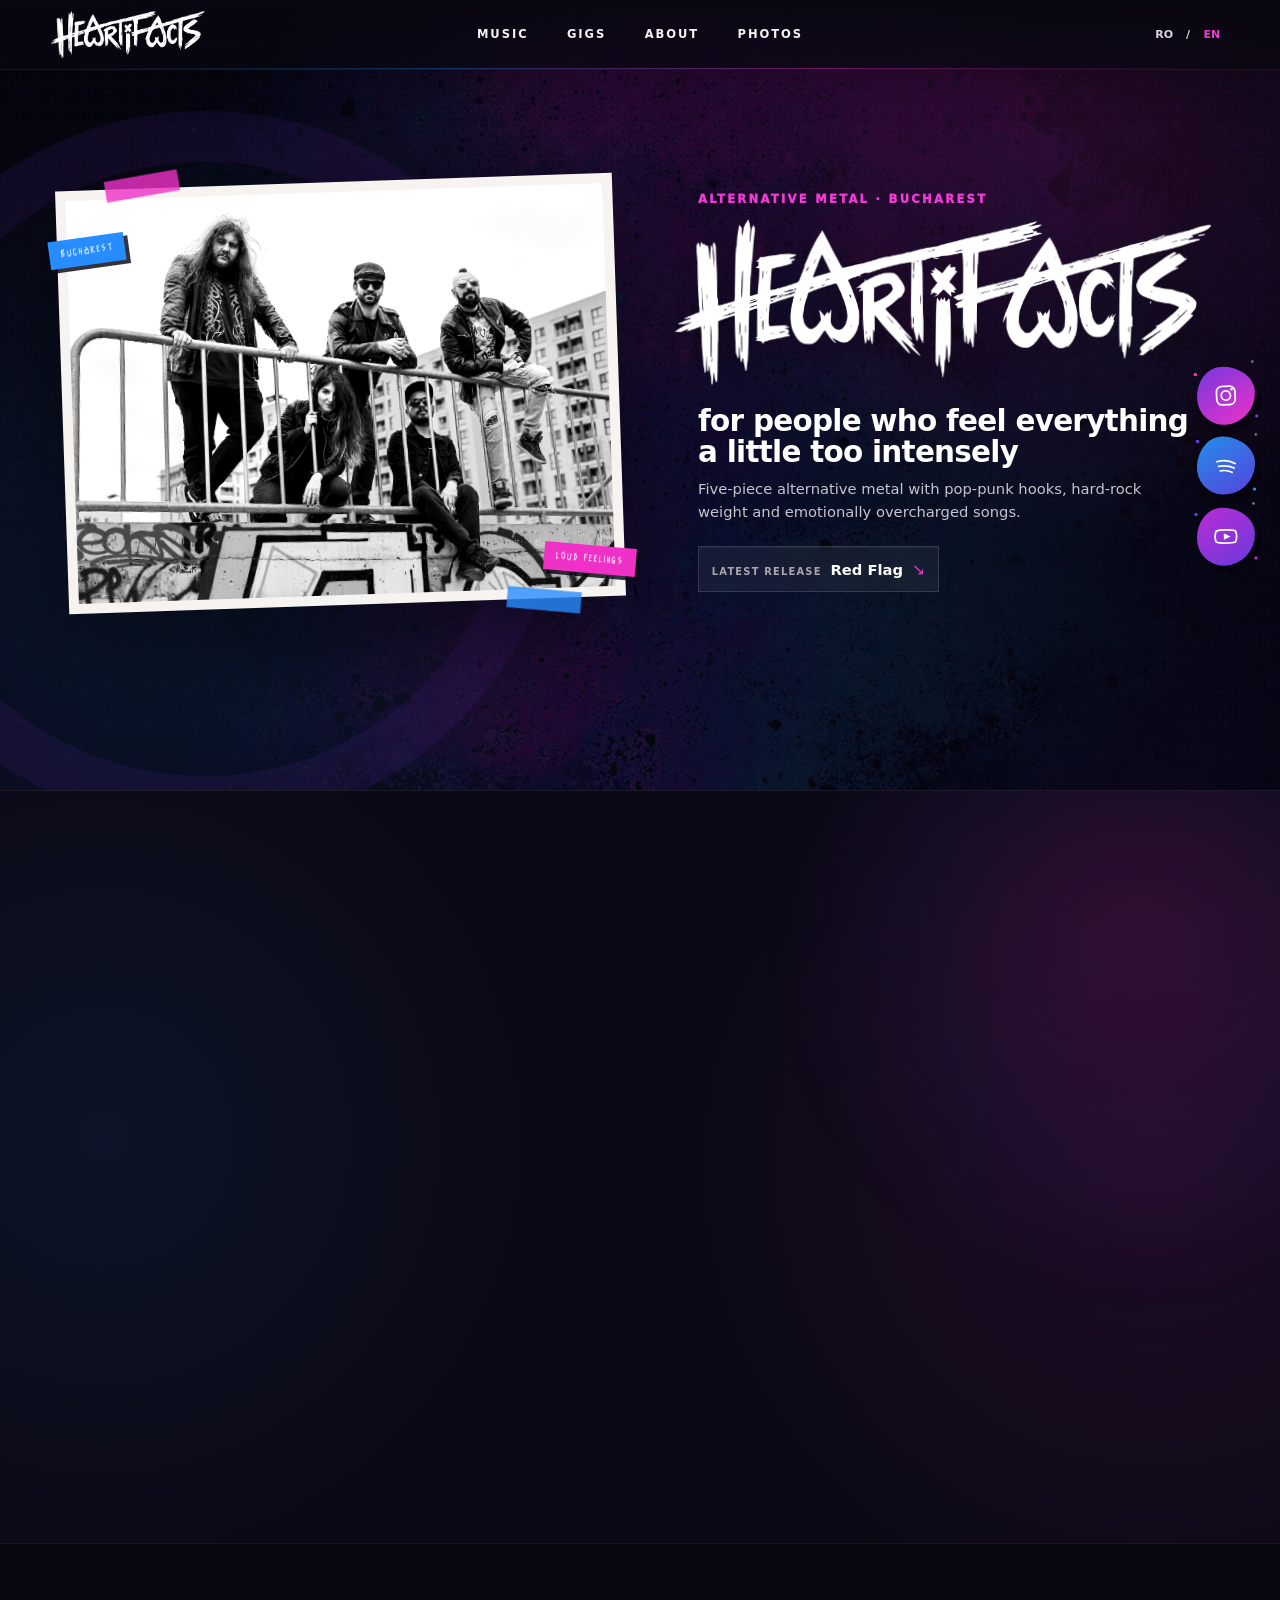
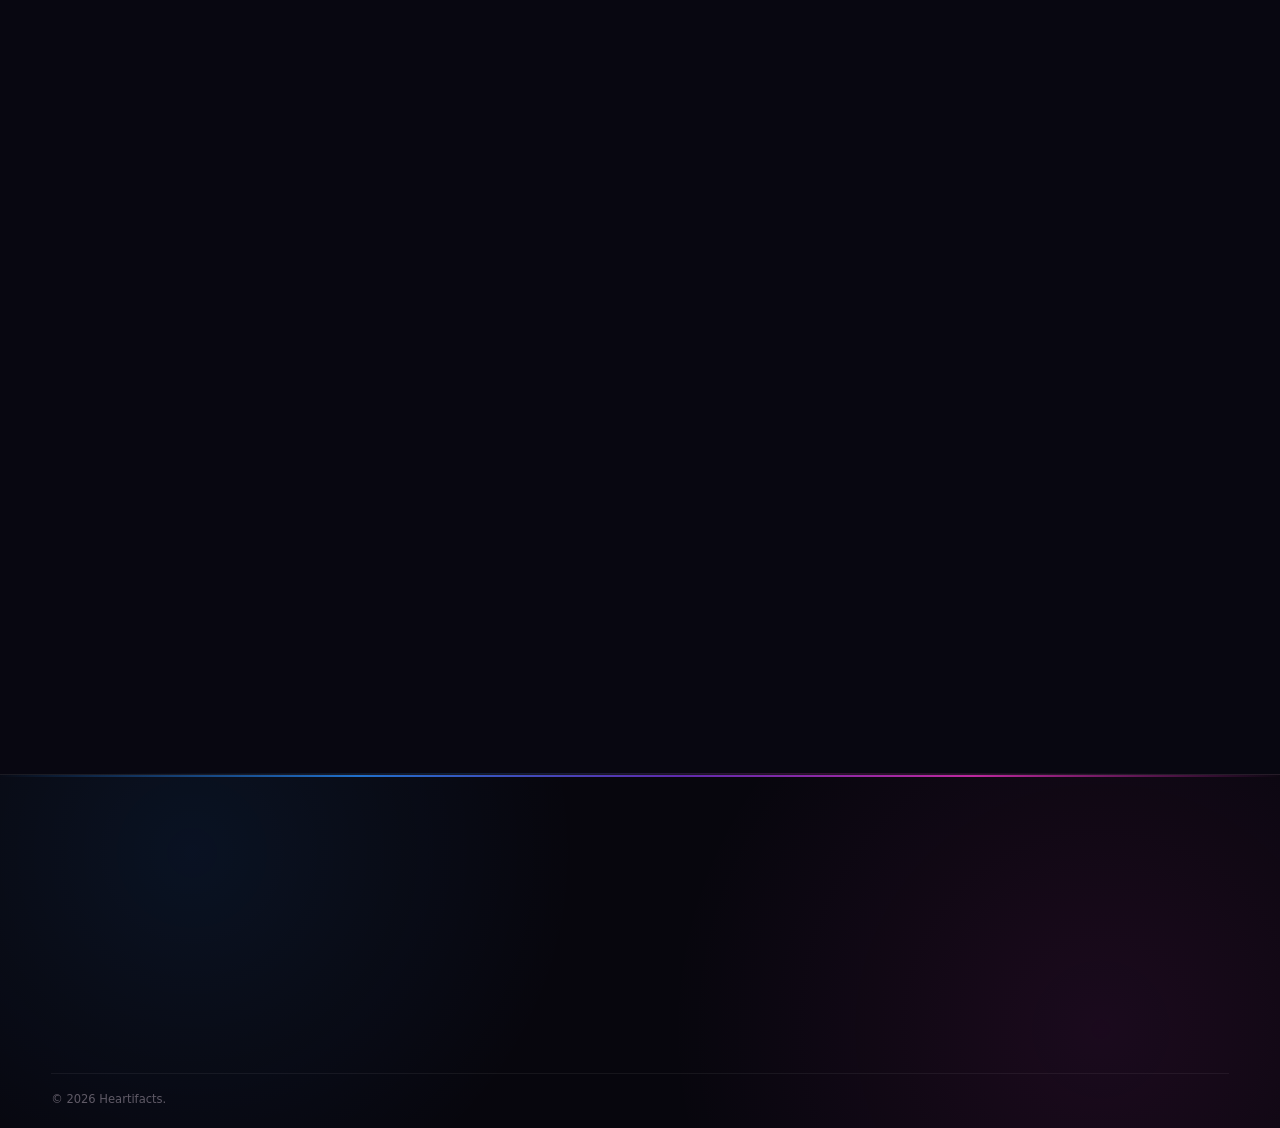
<file: index.html>
<!doctype html>
<html lang="en">
<head>
  <meta charset="utf-8">
  <meta name="viewport" content="width=device-width, initial-scale=1">
  <meta http-equiv="Content-Security-Policy" content="default-src 'self'; base-uri 'self'; object-src 'none'; script-src 'self'; style-src 'self'; style-src-elem 'self'; style-src-attr 'unsafe-inline'; img-src 'self' data:; font-src 'self'; connect-src 'self' https://raw.githubusercontent.com; form-action 'none'; upgrade-insecure-requests">
  <meta name="referrer" content="strict-origin-when-cross-origin">
  <meta name="theme-color" content="#09090d">
  <meta name="description" content="Heartifacts is a five-piece alternative metal band from Bucharest, blending pop-punk hooks, hard-rock weight and emotionally overcharged songs.">
  <link rel="canonical" href="https://heartifacts.ro/">
  <link rel="sitemap" type="application/xml" href="https://heartifacts.ro/sitemap.xml">
  <meta property="og:type" content="website">
  <meta property="og:title" content="Heartifacts — Alternative Metal from Bucharest">
  <meta property="og:description" content="For people who feel everything a little too intensely.">
  <meta property="og:url" content="https://heartifacts.ro/">
  <meta property="og:image" content="https://heartifacts.ro/assets/brand/og-image_landscape.jpg">
  <meta property="og:image:type" content="image/jpeg">
  <meta property="og:image:width" content="1500">
  <meta property="og:image:height" content="788">
  <meta property="og:image:alt" content="Heartifacts — alternative metal from Bucharest">
  <meta property="og:site_name" content="Heartifacts">
  <meta name="twitter:card" content="summary_large_image">
  <meta name="twitter:title" content="Heartifacts — Alternative Metal from Bucharest">
  <meta name="twitter:description" content="For people who feel everything a little too intensely.">
  <meta name="twitter:image" content="https://heartifacts.ro/assets/brand/og-image_landscape.jpg">
  <meta name="twitter:image:alt" content="Heartifacts — alternative metal from Bucharest">
  <title>Heartifacts — Alternative Metal from Bucharest</title>
  <link rel="icon" href="./favicon.svg" type="image/svg+xml">
  <link rel="preconnect" href="https://raw.githubusercontent.com" crossorigin>
  <link rel="preload" href="./assets/fonts/HeartifactsRiot-Regular.ttf" as="font" type="font/ttf" crossorigin>
  <link rel="stylesheet" href="./styles.css">
  <link rel="stylesheet" href="./layout-pass.css">
  <link rel="stylesheet" href="./logo-crop.css">
  <link rel="stylesheet" href="./polish-pass.css">
  <link rel="stylesheet" href="./refinement-pass.css">
  <link rel="stylesheet" href="./final-pass.css">
  <link rel="stylesheet" href="./mobile-polish.css">
  <link rel="stylesheet" href="./live.css">
  <script src="./content/en.js" defer></script>
  <script src="./content/ro.js" defer></script>
  <script src="./site-data.js" defer></script>
  <script src="./public-data.js" defer></script>
  <script src="./live-data.js?v=d8cddcb4" defer></script>
  <script src="./live.js?v=5ec5ef55" defer></script>
  <script src="./site.js" defer></script>
</head>
<body itemscope itemtype="https://schema.org/MusicGroup" itemid="https://heartifacts.ro/#musicgroup">
  <meta itemprop="name" content="Heartifacts">
  <meta itemprop="genre" content="Alternative metal">
  <meta itemprop="url" content="https://heartifacts.ro/">
  <link itemprop="sameAs" href="https://www.instagram.com/heartifacts_band/">
  <link itemprop="sameAs" href="https://open.spotify.com/artist/5xtYIZ2OYpNoui7Pd6i8H5">
  <link itemprop="sameAs" href="https://www.youtube.com/@Heartifacts-band">
  <a class="skip-link" href="#main">Skip to content</a>

  <header class="site-header" data-header>
    <a class="brand brand-logo-link" href="#top" aria-label="Heartifacts home">
      <span class="logo-crop logo-crop-header">
        <img class="brand-logo brand-logo-header" src="./assets/brand/Heartifacts_Artwork_white.svg" alt="Heartifacts">
      </span>
    </a>

    <nav class="desktop-nav" aria-label="Primary navigation">
      <a href="#music" data-nav-link data-i18n="nav.music">Music</a>
      <a href="#live" data-nav-link data-i18n="nav.live">Gigs</a>
      <a href="#about" data-nav-link data-i18n="nav.about">About</a>
      <a href="#photos" data-nav-link data-i18n="nav.photos">Photos</a>
    </nav>

    <div class="header-actions">
      <div class="language-switcher" aria-label="Language">
        <button type="button" class="lang-button" data-lang="ro">RO</button>
        <span aria-hidden="true">/</span>
        <button type="button" class="lang-button" data-lang="en">EN</button>
      </div>
      <button class="menu-button" type="button" aria-expanded="false" aria-controls="mobile-menu" data-menu-button>
        <span class="sr-only" data-i18n="nav.menu">Menu</span>
        <span aria-hidden="true"></span><span aria-hidden="true"></span>
      </button>
    </div>
  </header>

  <div class="mobile-menu" id="mobile-menu" data-mobile-menu hidden>
    <a href="#music" data-nav-link data-i18n="nav.music">Music</a>
    <a href="#live" data-nav-link data-i18n="nav.live">Gigs</a>
    <a href="#about" data-nav-link data-i18n="nav.about">About</a>
    <a href="#photos" data-nav-link data-i18n="nav.photos">Photos</a>
    <div class="mobile-menu-links">
      <a data-social="instagram" href="#" target="_blank" rel="noopener noreferrer">Instagram</a>
      <a data-social="spotify" data-keep-empty="true">Spotify</a>
      <a data-social="youtube" href="#" target="_blank" rel="noopener noreferrer">YouTube</a>
      <a href="#contact" data-i18n="nav.contact">Contact</a>
    </div>
  </div>

  <main id="main">
    <section class="poster-hero" id="top" aria-labelledby="hero-title">
      <div class="poster-noise" aria-hidden="true"></div>
      <div class="poster-stage">
        <div class="poster-photo-wrap">
          <div class="poster-photo-frame">
            <div class="media-placeholder poster-photo" data-hero-media>
              <small data-i18n="placeholders.heroPhoto">Hero photo goes here</small>
            </div>
          </div>
          <span class="photo-tag photo-tag-blue" aria-hidden="true">BUCHAREST</span>
          <span class="photo-tag photo-tag-pink" aria-hidden="true">LOUD FEELINGS</span>
        </div>

        <div class="poster-brand-block">
          <p class="eyebrow" data-i18n="hero.eyebrow">Alternative metal · Bucharest</p>
          <h1 id="hero-title" class="poster-logo-heading">
            <span class="logo-crop logo-crop-hero">
              <img class="poster-logo" src="./assets/brand/Heartifacts_Artwork_white.svg" alt="Heartifacts">
            </span>
          </h1>
          <p class="poster-tagline" data-i18n="hero.tagline">for people who feel everything a little too intensely</p>
          <p class="poster-positioning" data-i18n="hero.positioning">Five-piece alternative metal with pop-punk hooks, hard-rock weight and emotionally overcharged songs.</p>
          <a class="latest-jump" href="#music">
            <span data-i18n="music.latest">Latest release</span>
            <strong>Red Flag</strong>
            <span aria-hidden="true">↘</span>
          </a>
        </div>
      </div>

      <nav class="social-dock" aria-label="Heartifacts social links">
        <a class="dock-button dock-instagram" data-social="instagram" href="#" target="_blank" rel="noopener noreferrer" aria-label="Heartifacts on Instagram">
          <svg viewBox="0 0 48 48" aria-hidden="true"><rect x="10" y="10" width="28" height="28" rx="8"></rect><circle cx="24" cy="24" r="7"></circle><circle class="icon-fill" cx="33" cy="15" r="2"></circle></svg>
          <span>Instagram</span>
        </a>
        <a class="dock-button dock-spotify" data-social="spotify" data-keep-empty="true" aria-label="Heartifacts on Spotify">
          <svg viewBox="0 0 48 48" aria-hidden="true"><path d="M10 19c9-3 20-2.6 28 1.2"></path><path d="M13 26c7.8-2.2 17-1.7 23.8 1.2"></path><path d="M16 32.5c6-1.4 12.7-1 18 1.2"></path></svg>
          <span>Spotify</span>
        </a>
        <a class="dock-button dock-youtube" data-social="youtube" href="#" target="_blank" rel="noopener noreferrer" aria-label="Heartifacts on YouTube">
          <svg viewBox="0 0 48 48" aria-hidden="true"><path d="M9.5 15.5c6-2 23-2 29 0 2.5 5.5 2.5 11.5 0 17-6 2-23 2-29 0-2.3-5.3-2.3-11.7 0-17Z"></path><path class="icon-fill" d="m21 19 10 5-10 5Z"></path></svg>
          <span>YouTube</span>
        </a>
      </nav>
    </section>

    <section class="now-section" aria-label="Music and gigs">
      <div class="now-shell">
        <article class="music-panel" id="music" aria-labelledby="music-title">
          <div class="panel-kicker-row">
            <p class="eyebrow" data-i18n="music.kicker">Our music</p>
          </div>
          <div class="music-layout">
            <div class="release-art-wrap">
              <div class="release-art media-placeholder" data-release-art>
                <span>RED FLAG</span>
                <small data-i18n="placeholders.releaseArt">Artwork goes here</small>
              </div>
            </div>
            <div class="release-copy">
              <h2 id="music-title" data-release-title>Red Flag</h2>
              <p class="release-meta" data-release-meta hidden></p>
              <p data-i18n="music.body" data-release-description>A song that hits as hard as realizing someone isn’t who you thought they were.</p>
              <div class="release-actions">
                <a class="button button-primary" data-release-spotify href="#" target="_blank" rel="noopener noreferrer" data-i18n="actions.spotify">Listen on Spotify</a>
                <a class="button button-outline" data-release-youtube href="#" target="_blank" rel="noopener noreferrer" data-i18n="actions.youtube">Watch on YouTube</a>
              </div>
            </div>
          </div>
        </article>

        <article class="live-panel" id="live" aria-labelledby="live-title">
          <div class="panel-kicker-row">
            <p class="eyebrow" data-i18n="live.kicker">Gigs</p>
          </div>
          <div class="live-heading-row">
            <div class="live-mark" aria-hidden="true">GIGS!</div>
            <h2 id="live-title" data-i18n="live.title">Upcoming gigs</h2>
          </div>
          <div class="shows" data-shows aria-live="polite" aria-atomic="false"></div>
          <a class="gig-recap" href="./live/" data-language-link data-gig-recap>
            <img src="./assets/live/2026-09-23-the-pub/DSC07198-thumb.webp" alt="" width="720" height="540" loading="lazy" decoding="async" data-concert-cover>
            <span class="gig-recap-copy">
              <span class="gig-recap-label" data-i18n="liveArchive.latest">Latest show</span>
              <strong data-concert-venue>The Pub</strong>
              <time datetime="2026-09-23" data-concert-date>23 September 2026</time>
              <span class="gig-recap-link" data-i18n="liveArchive.past">See past concerts</span>
            </span>
            <span class="gig-recap-arrow" aria-hidden="true">→</span>
          </a>
        </article>
      </div>
    </section>

    <section class="story-section" aria-label="About Heartifacts and photos">
      <article class="story-about" id="about" aria-labelledby="about-title">
        <p class="eyebrow" data-i18n="about.kicker">About</p>
        <h2 id="about-title" data-i18n="about.title">People: five
Band: one
Music: loud</h2>
        <p class="about-lead" data-i18n="about.body">We’re Heartifacts, five people from Bucharest making pop-punk-ish music because apparently shouting your feelings in people’s faces wasn’t an option. We like catchy choruses, loud guitars, chaotic energy and the occasional heavier bit when the song asks for it. Along the way, some songs escaped our distracted minds, and it was too late to rein them in. Offstage, we’re considerably less dramatic: mostly jokes, rehearsal shenanigans and getting super excited whenever a song finally clicks.</p>
        <aside class="about-pullquote" data-i18n="about.pullquote">we take the music seriously. ourselves, less so.</aside>
      </article>

      <article class="story-photos" id="photos" aria-labelledby="photos-title">
        <div class="story-photo-heading">
          <p class="eyebrow" data-i18n="photos.kicker">Evidence</p>
          <h2 id="photos-title" data-i18n="photos.title">We do, in fact, exist.</h2>
        </div>
        <div class="photo-wall" data-gallery></div>
      </article>
    </section>
  </main>

  <footer class="site-footer contact-footer" id="contact">
    <div class="contact-footer-inner">
      <div class="footer-brand-wrap">
        <span class="logo-crop logo-crop-footer">
          <img class="brand-logo brand-logo-footer" src="./assets/brand/Heartifacts_Artwork_white.svg" alt="Heartifacts">
        </span>
        <p data-i18n="footer.location">Alternative metal · Bucharest, Romania</p>
      </div>

      <div class="footer-contact-block">
        <span class="footer-label" data-i18n="footer.booking">Booking / Press</span>
        <p class="footer-contact-lede" data-i18n="footer.contactLead">Booking, press, or just want to say hi? Email us or DM us on Instagram.</p>
        <a class="footer-email" data-contact-email href="#" hidden></a>
        <span class="footer-email footer-email-placeholder" data-contact-placeholder data-i18n="footer.contactSoon">Booking details coming soon.</span>
        <a class="footer-dm-link" data-social="instagram" href="#" target="_blank" rel="noopener noreferrer">
          <span data-i18n="footer.instagramDM">DM us on Instagram</span>
          <span aria-hidden="true">↗</span>
        </a>
      </div>

      <nav class="footer-links" aria-label="Heartifacts links">
        <span class="footer-label" data-i18n="footer.findUs">Find us</span>
        <div class="footer-link-row">
          <a data-social="instagram" href="#" target="_blank" rel="noopener noreferrer">Instagram <span aria-hidden="true">↗</span></a>
          <a data-social="spotify" data-keep-empty="true">Spotify <span aria-hidden="true">↗</span></a>
          <a data-social="youtube" href="#" target="_blank" rel="noopener noreferrer">YouTube <span aria-hidden="true">↗</span></a>
        </div>
      </nav>
    </div>

    <p class="footer-note">© <span data-year></span> Heartifacts.</p>
  </footer>

  <dialog class="lightbox" data-lightbox aria-label="Photo viewer">
    <button type="button" class="lightbox-close" data-lightbox-close aria-label="Close">×</button>
    <img data-lightbox-image alt="">
    <p data-lightbox-caption></p>
  </dialog>
</body>
</html>
</file>
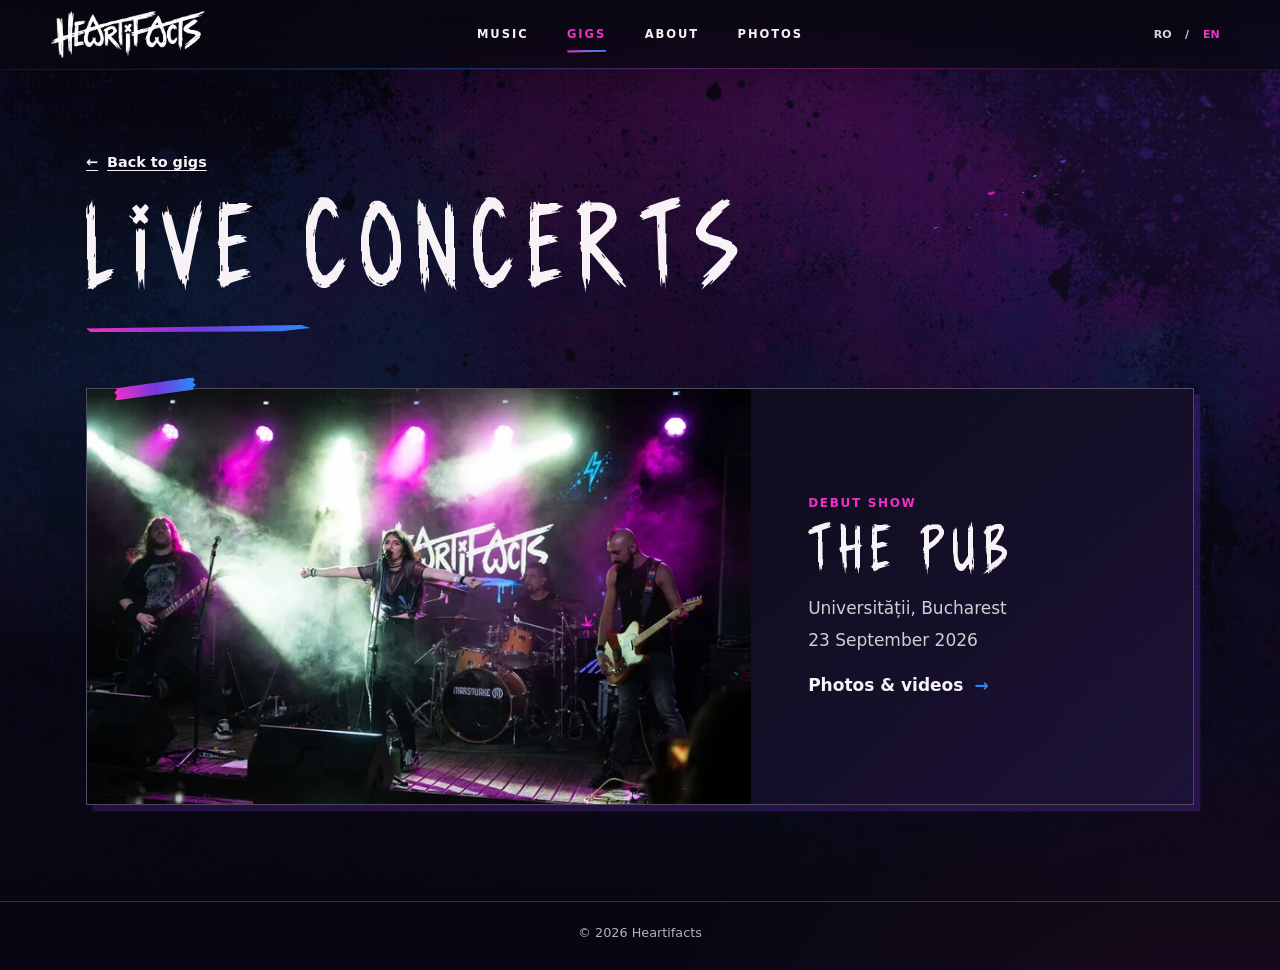
<file: live/index.html>
<!doctype html>
<html lang="en">
<head>
  <meta charset="utf-8">
  <meta name="viewport" content="width=device-width, initial-scale=1">
  <meta http-equiv="Content-Security-Policy" content="default-src 'self'; base-uri 'self'; object-src 'none'; script-src 'self'; style-src 'self'; img-src 'self' data:; font-src 'self'; form-action 'none'">
  <meta name="referrer" content="strict-origin-when-cross-origin">
  <meta name="theme-color" content="#080711">
  <title>Live concerts — Heartifacts</title>
  <meta name="description" content="Explore photos and videos from past Heartifacts concerts.">
  <link rel="canonical" href="https://heartifacts.ro/live/">
  <meta property="og:type" content="website">
  <meta property="og:site_name" content="Heartifacts">
  <meta property="og:title" content="Live concerts — Heartifacts">
  <meta property="og:description" content="Explore photos and videos from past Heartifacts concerts.">
  <meta property="og:url" content="https://heartifacts.ro/live/">
  <meta property="og:image" content="https://heartifacts.ro/assets/live/2026-09-23-the-pub/concert-share.jpg">
  <meta property="og:image:alt" content="Heartifacts performing under pink and white stage lights at The Pub">
  <meta name="twitter:card" content="summary_large_image">
  <link rel="icon" href="../favicon.svg" type="image/svg+xml">
  <link rel="stylesheet" href="../styles.css">
  <link rel="stylesheet" href="../layout-pass.css">
  <link rel="stylesheet" href="../logo-crop.css">
  <link rel="stylesheet" href="../polish-pass.css">
  <link rel="stylesheet" href="../final-pass.css">
  <link rel="stylesheet" href="../live.css?v=f500a67b7fcd">
  <script src="../content/en.js" defer></script>
  <script src="../content/ro.js" defer></script>
  <script src="../public-data.js" defer></script>
  <script src="../live-data.js?v=d8cddcb4" defer></script>
  <script src="../live.js?v=5ec5ef55" defer></script>
  <script src="../site.js" defer></script>
</head>
<body class="concert-page">
  <a class="skip-link" href="#main" data-i18n="liveArchive.skip">Skip to content</a>
  <header class="site-header" data-header>
    <a class="brand brand-logo-link" href="../" aria-label="Heartifacts" data-language-link>
      <span class="logo-crop logo-crop-header">
        <img class="brand-logo brand-logo-header" src="../assets/brand/Heartifacts_Artwork_white.svg" alt="Heartifacts">
      </span>
    </a>
    <nav class="desktop-nav" aria-label="Main menu">
      <a href="../#music" data-language-link data-i18n="nav.music">Music</a>
      <a href="../#live" class="is-current" aria-current="location" data-language-link data-i18n="nav.live">Gigs</a>
      <a href="../#about" data-language-link data-i18n="nav.about">About</a>
      <a href="../#photos" data-language-link data-i18n="nav.photos">Photos</a>
    </nav>
    <div class="header-actions">
      <div class="language-switcher" aria-label="Language / Limbă">
        <button type="button" class="lang-button" data-lang="ro" lang="ro">RO</button>
        <span aria-hidden="true">/</span>
        <button type="button" class="lang-button" data-lang="en" lang="en">EN</button>
      </div>
      <button class="menu-button" type="button" aria-expanded="false" aria-controls="mobile-menu" data-menu-button>
        <span class="sr-only" data-i18n="nav.menu">Menu</span>
        <span aria-hidden="true"></span><span aria-hidden="true"></span>
      </button>
    </div>
  </header>
  <nav class="mobile-menu" id="mobile-menu" aria-label="Main menu" data-mobile-menu hidden>
    <a href="../#music" data-language-link data-i18n="nav.music">Music</a>
    <a href="../#live" class="is-current" aria-current="location" data-language-link data-i18n="nav.live">Gigs</a>
    <a href="../#about" data-language-link data-i18n="nav.about">About</a>
    <a href="../#photos" data-language-link data-i18n="nav.photos">Photos</a>
  </nav>
  <main class="concert-shell" id="main" data-live-page>
    <header class="concert-heading">
      <a class="concert-back" href="../#live" data-language-link>
        <span aria-hidden="true">←</span> <span data-i18n="liveArchive.backToGigs">Back to gigs</span>
      </a>
      <h1 data-i18n="liveArchive.title">Live concerts</h1>
    </header>
    <div class="concert-list" data-concert-list>
      <a class="concert-card" href="./2026-09-23-the-pub/" data-language-link>
        <div class="concert-card-image">
          <img src="../assets/live/2026-09-23-the-pub/DSC07198-thumb.webp" alt="" width="720" height="540" decoding="async" data-concert-cover>
        </div>
        <div class="concert-card-body">
          <span class="concert-label" data-concert-label>Debut show</span>
          <h2 data-concert-venue>The Pub</h2>
          <p data-concert-place>Universității, Bucharest</p>
          <time datetime="2026-09-23" data-concert-date>23 September 2026</time>
          <span class="concert-card-action"><span data-concert-recap>Photos &amp; videos</span> <span aria-hidden="true">→</span></span>
        </div>
      </a>
    </div>
  </main>
  <footer class="concert-footer">© <span data-year></span> Heartifacts</footer>
</body>
</html>
</file>
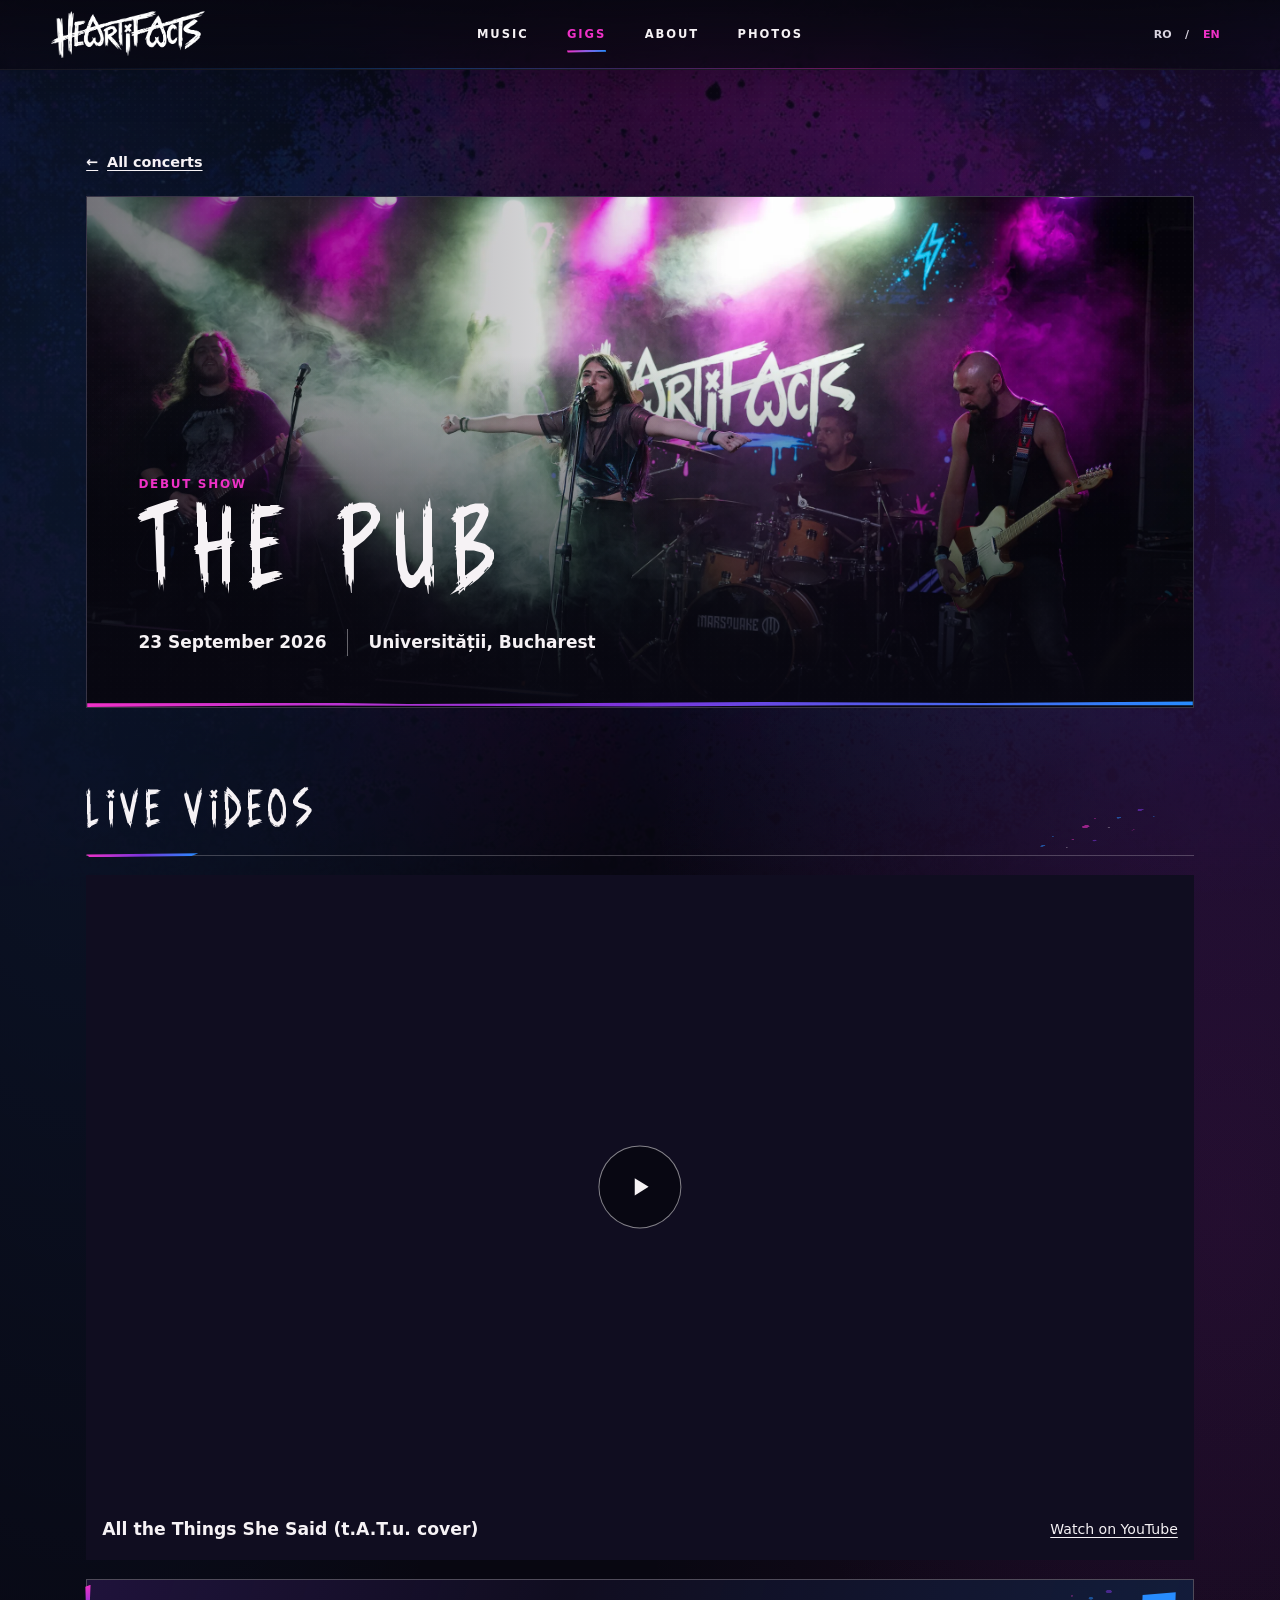
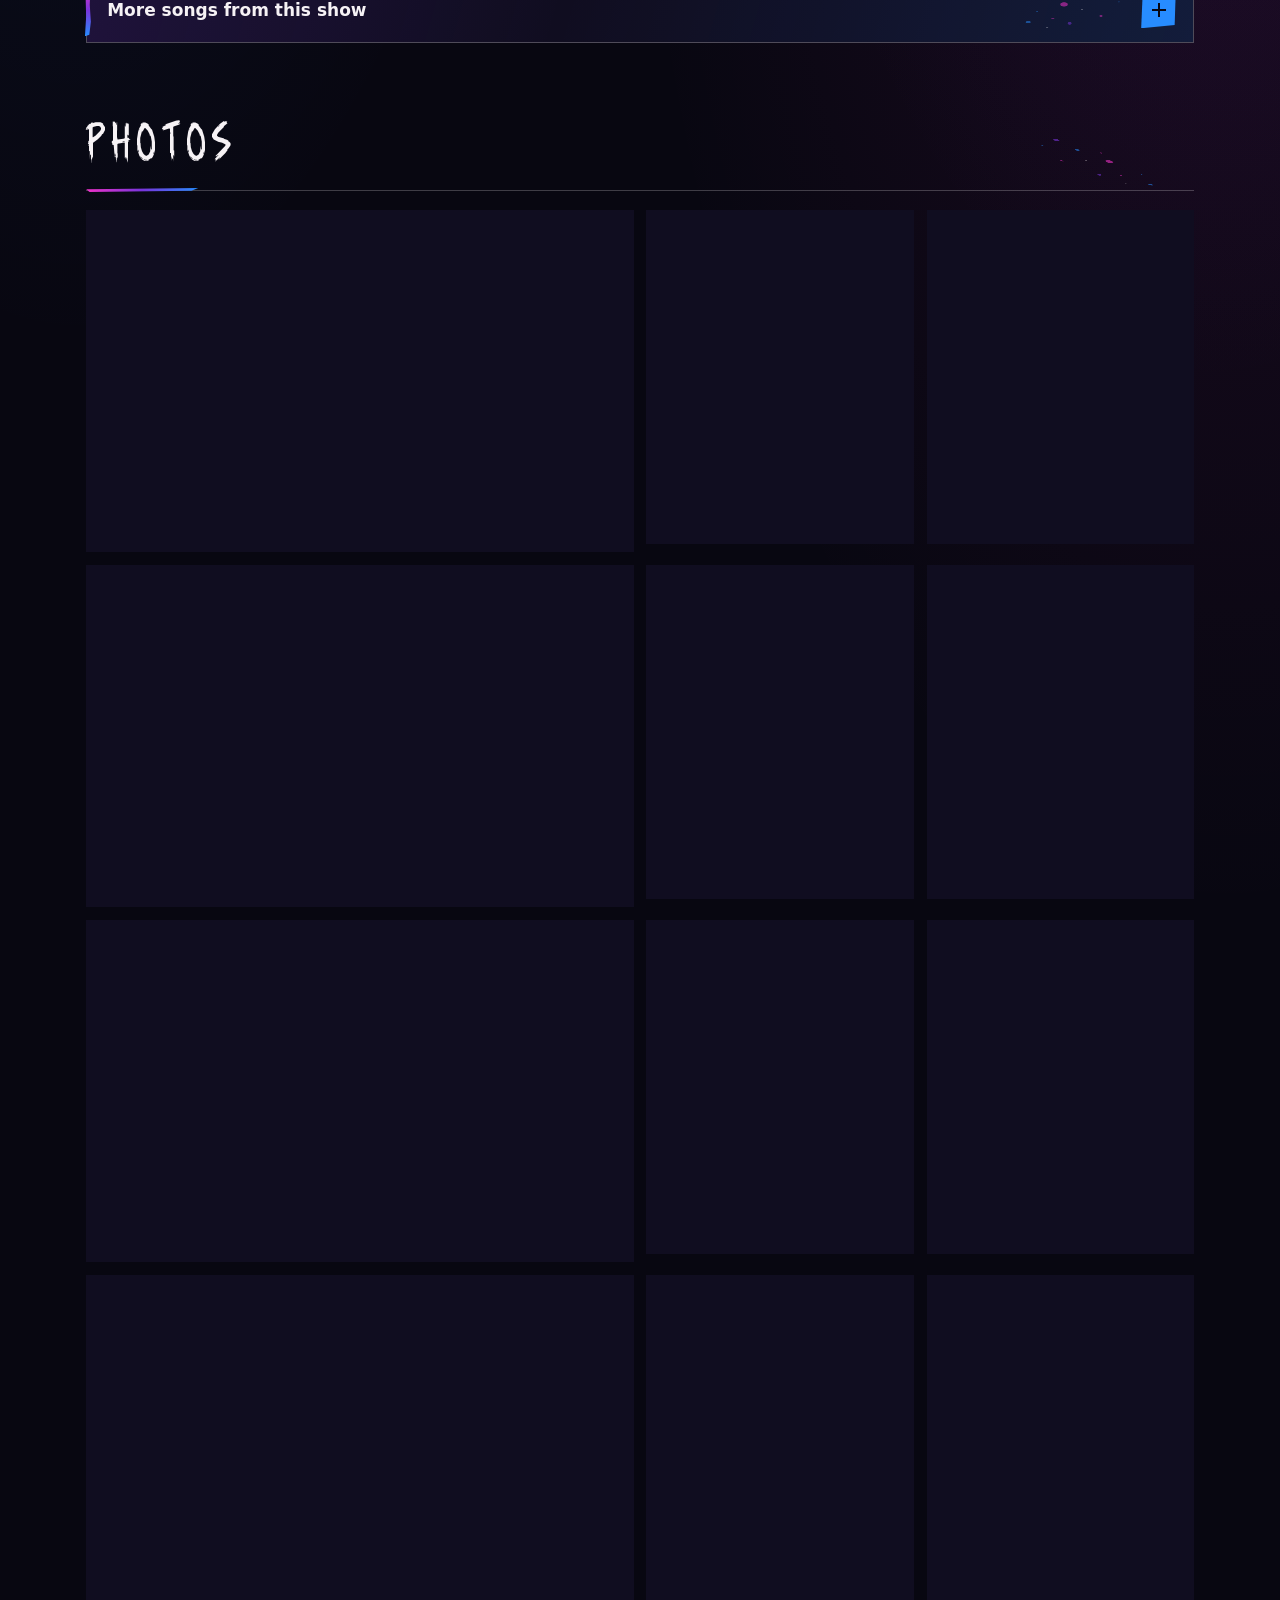
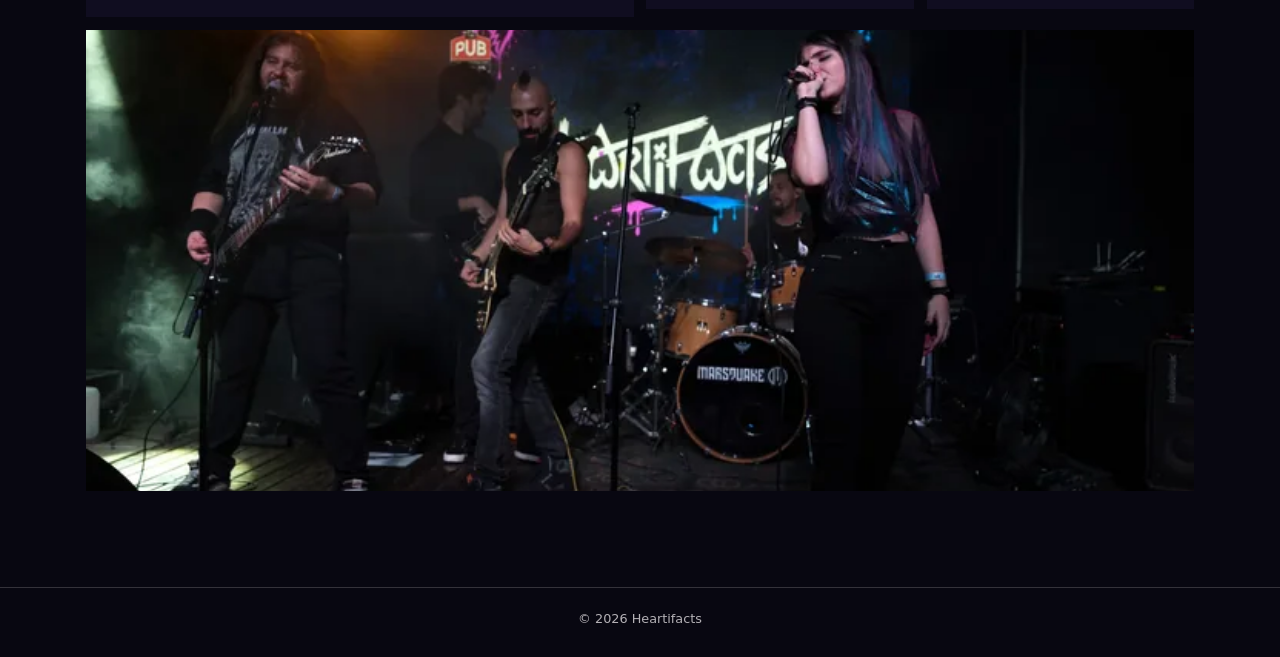
<file: live/2026-09-23-the-pub/index.html>
<!doctype html>
<html lang="en">
<head>
  <meta charset="utf-8">
  <meta name="viewport" content="width=device-width, initial-scale=1">
  <meta http-equiv="Content-Security-Policy" content="default-src 'self'; base-uri 'self'; object-src 'none'; script-src 'self'; style-src 'self'; img-src 'self' data:; font-src 'self'; form-action 'none'; frame-src https://www.youtube-nocookie.com">
  <meta name="referrer" content="strict-origin-when-cross-origin">
  <meta name="theme-color" content="#080711">
  <title>Heartifacts at The Pub</title>
  <meta name="description" content="Photos and live videos from the first Heartifacts show at The Pub, Bucharest, on 23 September 2026.">
  <link rel="canonical" href="https://heartifacts.ro/live/2026-09-23-the-pub/">
  <meta property="og:type" content="website">
  <meta property="og:site_name" content="Heartifacts">
  <meta property="og:title" content="Heartifacts at The Pub">
  <meta property="og:description" content="Photos and live videos from the first Heartifacts show at The Pub, Bucharest, on 23 September 2026.">
  <meta property="og:url" content="https://heartifacts.ro/live/2026-09-23-the-pub/">
  <meta property="og:image" content="https://heartifacts.ro/assets/live/2026-09-23-the-pub/concert-share.jpg">
  <meta property="og:image:alt" content="Heartifacts performing under pink and white stage lights at The Pub">
  <meta name="twitter:card" content="summary_large_image">
  <link rel="icon" href="../../favicon.svg" type="image/svg+xml">
  <link rel="stylesheet" href="../../styles.css">
  <link rel="stylesheet" href="../../layout-pass.css">
  <link rel="stylesheet" href="../../logo-crop.css">
  <link rel="stylesheet" href="../../polish-pass.css">
  <link rel="stylesheet" href="../../final-pass.css">
  <link rel="stylesheet" href="../../live.css?v=f500a67b7fcd">
  <script src="../../content/en.js" defer></script>
  <script src="../../content/ro.js" defer></script>
  <script src="../../public-data.js" defer></script>
  <script src="../../live-data.js?v=d8cddcb4" defer></script>
  <script src="../../live.js?v=5ec5ef55" defer></script>
  <script src="../../site.js" defer></script>
</head>
<body class="concert-page">
  <a class="skip-link" href="#main" data-i18n="liveArchive.skip">Skip to content</a>
  <header class="site-header" data-header>
    <a class="brand brand-logo-link" href="../../" aria-label="Heartifacts" data-language-link>
      <span class="logo-crop logo-crop-header">
        <img class="brand-logo brand-logo-header" src="../../assets/brand/Heartifacts_Artwork_white.svg" alt="Heartifacts">
      </span>
    </a>
    <nav class="desktop-nav" aria-label="Main menu">
      <a href="../../#music" data-language-link data-i18n="nav.music">Music</a>
      <a href="../../#live" class="is-current" aria-current="location" data-language-link data-i18n="nav.live">Gigs</a>
      <a href="../../#about" data-language-link data-i18n="nav.about">About</a>
      <a href="../../#photos" data-language-link data-i18n="nav.photos">Photos</a>
    </nav>
    <div class="header-actions">
      <div class="language-switcher" aria-label="Language / Limbă">
        <button type="button" class="lang-button" data-lang="ro" lang="ro">RO</button>
        <span aria-hidden="true">/</span>
        <button type="button" class="lang-button" data-lang="en" lang="en">EN</button>
      </div>
      <button class="menu-button" type="button" aria-expanded="false" aria-controls="mobile-menu" data-menu-button>
        <span class="sr-only" data-i18n="nav.menu">Menu</span>
        <span aria-hidden="true"></span><span aria-hidden="true"></span>
      </button>
    </div>
  </header>
  <nav class="mobile-menu" id="mobile-menu" aria-label="Main menu" data-mobile-menu hidden>
    <a href="../../#music" data-language-link data-i18n="nav.music">Music</a>
    <a href="../../#live" class="is-current" aria-current="location" data-language-link data-i18n="nav.live">Gigs</a>
    <a href="../../#about" data-language-link data-i18n="nav.about">About</a>
    <a href="../../#photos" data-language-link data-i18n="nav.photos">Photos</a>
  </nav>
  <main class="concert-shell" id="main" data-live-page data-concert="2026-09-23-the-pub">
    <header class="concert-heading concert-show-heading">
      <a class="concert-back" href="../" data-language-link>
        <span aria-hidden="true">←</span> <span data-i18n="liveArchive.allConcerts">All concerts</span>
      </a>
      <div class="concert-hero">
        <img src="../../assets/photos/DSC07198.webp"
          srcset="../../assets/live/2026-09-23-the-pub/DSC07198-thumb.webp 720w, ../../assets/photos/DSC07198.webp 2500w"
          sizes="(max-width: 720px) 94vw, 1130px" width="2500" height="1875" alt="" fetchpriority="high" data-concert-cover>
        <div class="concert-hero-copy">
          <p class="concert-label" data-concert-label>Debut show</p>
          <h1 data-concert-venue>The Pub</h1>
          <p class="concert-meta">
            <time datetime="2026-09-23" data-concert-date>23 September 2026</time>
            <span data-concert-place>Universității, Bucharest</span>
          </p>
        </div>
      </div>
    </header>

    <section class="concert-section" aria-labelledby="concert-videos-title" data-concert-videos>
      <div class="concert-section-heading">
        <h2 id="concert-videos-title" data-i18n="liveArchive.videos">Live videos</h2>
      </div>
      <noscript>
        <ul>
          <li><a href="https://www.youtube.com/watch?v=VW5N0L9QeHU">All the Things She Said (t.A.T.u. cover)</a></li>
          <li><a href="https://www.youtube.com/watch?v=lHkgOLMG4Fg">Rain</a></li>
        </ul>
      </noscript>
      <div data-featured-video></div>
      <details class="concert-more-videos" data-more-videos hidden>
        <summary>
          <span data-i18n="liveArchive.moreVideos">More songs from this show</span>
          <span class="concert-more-toggle" aria-hidden="true"></span>
        </summary>
        <div class="concert-song-videos" data-song-videos></div>
      </details>
    </section>

    <section class="concert-section" aria-labelledby="concert-photos-title">
      <div class="concert-section-heading">
        <h2 id="concert-photos-title" data-i18n="liveArchive.photos">Photos</h2>
        <p data-concert-credit hidden></p>
      </div>
      <div class="concert-photos" data-concert-photos></div>
    </section>
  </main>

  <template id="concert-video">
    <article class="concert-video">
      <div class="concert-video-player">
        <button type="button" class="concert-video-play">
          <img alt="" width="1280" height="720" loading="lazy" decoding="async">
          <span class="concert-play-icon" aria-hidden="true">
            <svg viewBox="0 0 24 24" focusable="false"><path d="M5 2v20l16-10z"></path></svg>
          </span>
        </button>
      </div>
      <div class="concert-video-caption">
        <h3></h3>
        <a href="#" target="_blank" rel="noopener noreferrer" data-i18n="actions.youtube">Watch on YouTube</a>
      </div>
    </article>
  </template>

  <dialog class="lightbox concert-viewer" data-lightbox data-concert-viewer aria-labelledby="concert-viewer-title">
    <h2 class="sr-only" id="concert-viewer-title" data-i18n="liveArchive.viewer">Concert photo gallery</h2>
    <button type="button" class="concert-viewer-close" data-lightbox-close autofocus>
      <span aria-hidden="true">×</span>
      <span class="sr-only" data-i18n="liveArchive.close">Close photo gallery</span>
    </button>
    <img data-lightbox-image alt="">
    <div class="concert-viewer-controls">
      <button type="button" data-previous-photo>
        <span aria-hidden="true">←</span>
        <span class="sr-only" data-i18n="liveArchive.previousPhoto">Previous photo</span>
      </button>
      <div aria-live="polite">
        <span class="concert-viewer-count" data-concert-count></span>
        <p data-concert-caption></p>
      </div>
      <button type="button" data-next-photo>
        <span aria-hidden="true">→</span>
        <span class="sr-only" data-i18n="liveArchive.nextPhoto">Next photo</span>
      </button>
    </div>
  </dialog>

  <footer class="concert-footer">© <span data-year></span> Heartifacts</footer>
</body>
</html>
</file>
<file: styles.css>
@font-face {
  font-family: "Heartifacts Riot";
  src: local("Heartifacts Riot"), local("HeartifactsRiot-Regular"),
       url("./assets/fonts/HeartifactsRiot-Regular.ttf") format("truetype");
  font-style: normal;
  font-weight: 400;
  font-display: swap;
}

:root {
  --ink: #08060f;
  --ink-2: #0e0a27;
  --ink-3: #1a185c;
  --paper: #f6f3f7;
  --paper-2: #d9d4df;
  --blue: #2762d8;
  --blue-hot: #5157e4;
  --pink: #d31bde;
  --pink-hot: #ee3bd4;
  --purple: #632dd0;
  --purple-deep: #5d1ea4;
  --focus: #8ed7ff;
  --line: rgba(246, 243, 247, .18);
  --line-dark: rgba(8, 6, 15, .22);
  --shadow: 0 24px 70px rgba(0, 0, 0, .42);
  --max: 1180px;
  --pad: clamp(1rem, 4vw, 3rem);
  --riot: "Heartifacts Riot", Impact, Haettenschweiler, "Arial Narrow Bold", sans-serif;
  --display: "Arial Narrow Bold", "Roboto Condensed", Impact, ui-sans-serif, system-ui, sans-serif;
  --body: Inter, ui-sans-serif, system-ui, -apple-system, BlinkMacSystemFont, "Segoe UI", sans-serif;
}

* { box-sizing: border-box; }
html { scroll-behavior: smooth; background: var(--ink); }
body {
  margin: 0;
  color: var(--paper);
  background:
    radial-gradient(circle at 86% 7%, rgba(211, 27, 222, .14), transparent 29rem),
    radial-gradient(circle at 7% 19%, rgba(39, 98, 216, .18), transparent 28rem),
    var(--ink);
  font-family: var(--body);
  font-size: 17px;
  line-height: 1.6;
  overflow-x: hidden;
}

img { display: block; max-width: 100%; }
a { color: inherit; }
button, a { -webkit-tap-highlight-color: transparent; }
button { font: inherit; }
:focus-visible { outline: 3px solid var(--focus); outline-offset: 4px; }
::selection { background: var(--pink); color: #fff; }

.sr-only {
  position: absolute; width: 1px; height: 1px; padding: 0; margin: -1px;
  overflow: hidden; clip: rect(0,0,0,0); white-space: nowrap; border: 0;
}
.skip-link {
  position: fixed; top: 1rem; left: 1rem; z-index: 1000; padding: .7rem 1rem;
  background: var(--focus); color: var(--ink); transform: translateY(-180%);
  font-weight: 900; text-decoration: none;
}
.skip-link:focus { transform: translateY(0); }

.site-header {
  position: fixed; inset: 0 0 auto 0; z-index: 100;
  display: grid; grid-template-columns: 1fr auto 1fr; align-items: center;
  min-height: 72px; padding: .8rem var(--pad);
  background: linear-gradient(to bottom, rgba(8,6,15,.96), rgba(8,6,15,.76));
  border-bottom: 1px solid rgba(255,255,255,.08);
  backdrop-filter: blur(16px);
}
.brand { display: inline-flex; align-items: center; gap: .45rem; justify-self: start; text-decoration: none; }
.brand-word {
  font-family: var(--riot);
  font-size: 1.35rem;
  line-height: 1;
  letter-spacing: .03em;
  text-transform: uppercase;
}
.brand-mark { color: var(--pink-hot); transform: rotate(180deg); font-size: 1rem; }
.desktop-nav { display: flex; gap: clamp(1rem, 3vw, 2.3rem); }
.desktop-nav a {
  text-decoration: none; text-transform: uppercase; font-size: .77rem;
  font-weight: 900; letter-spacing: .15em;
}
.desktop-nav a:hover { color: var(--pink-hot); }
.header-actions { justify-self: end; display: flex; align-items: center; gap: 1rem; }
.language-switcher { display: flex; gap: .3rem; align-items: center; color: var(--paper-2); font-size: .75rem; font-weight: 900; }
.lang-button { padding: .35rem .2rem; border: 0; background: transparent; color: inherit; cursor: pointer; }
.lang-button.is-active { color: var(--pink-hot); }
.menu-button { display: none; width: 42px; height: 42px; border: 1px solid var(--line); background: rgba(255,255,255,.02); cursor: pointer; }
.menu-button span:not(.sr-only) { display: block; width: 19px; height: 2px; margin: 5px auto; background: var(--paper); }
.mobile-menu {
  position: fixed; inset: 72px 0 auto 0; z-index: 99; padding: 1.5rem var(--pad) 2rem;
  background: rgba(8,6,15,.985); border-bottom: 1px solid var(--line);
}
.mobile-menu a {
  display: block; padding: .65rem 0; font-family: var(--riot);
  font-size: 1.65rem; line-height: 1.05; text-decoration: none; text-transform: uppercase;
}

.hero {
  position: relative;
  min-height: 100svh;
  display: grid;
  grid-template-columns: minmax(0, .92fr) minmax(0, 1.08fr);
  gap: clamp(2.5rem, 6vw, 6.5rem);
  align-items: center;
  max-width: 1440px;
  margin: auto;
  padding: clamp(7rem, 13vh, 10rem) var(--pad) clamp(4rem, 9vh, 7rem);
  isolation: isolate;
}
.hero::before {
  content: "";
  position: absolute;
  z-index: -2;
  inset: 6% -12% 2% 38%;
  opacity: .86;
  filter: saturate(1.15);
  background:
    radial-gradient(circle at 46% 20%, rgba(238,59,212,.92) 0 5%, rgba(211,27,222,.56) 16%, transparent 39%),
    radial-gradient(circle at 71% 64%, rgba(39,98,216,.9) 0 9%, rgba(81,87,228,.58) 26%, transparent 49%),
    radial-gradient(circle at 23% 75%, rgba(99,45,208,.72), transparent 35%);
  transform: rotate(-4deg);
}
.hero::after {
  content: "";
  position: absolute;
  z-index: -1;
  width: clamp(16rem, 42vw, 38rem);
  height: clamp(16rem, 42vw, 38rem);
  right: -9%;
  top: 12%;
  border: clamp(18px, 3vw, 46px) solid rgba(211,27,222,.12);
  border-radius: 50%;
  transform: rotate(8deg);
}
.hero-noise {
  position: absolute; inset: 0; opacity: .16; pointer-events: none; mix-blend-mode: screen;
  background-image: url("data:image/svg+xml,%3Csvg viewBox='0 0 180 180' xmlns='http://www.w3.org/2000/svg'%3E%3Cfilter id='n'%3E%3CfeTurbulence type='fractalNoise' baseFrequency='.92' numOctaves='3' stitchTiles='stitch'/%3E%3C/filter%3E%3Crect width='100%25' height='100%25' filter='url(%23n)' opacity='.3'/%3E%3C/svg%3E");
}
.hero-copy, .hero-art { position: relative; z-index: 1; }
.eyebrow {
  margin: 0 0 .75rem; color: var(--pink-hot); text-transform: uppercase;
  font-size: .72rem; font-weight: 950; letter-spacing: .2em;
}
.hero-title {
  margin: 0;
  font-family: var(--riot);
  font-size: clamp(4.5rem, 11vw, 10rem);
  line-height: .73;
  letter-spacing: -.02em;
  text-transform: uppercase;
  text-wrap: balance;
  text-shadow: 0 4px 0 rgba(39,98,216,.4);
}
.hero-tagline { max-width: 650px; margin: 1.5rem 0 .8rem; font-size: clamp(1.35rem, 2.8vw, 2.35rem); line-height: 1.12; font-weight: 850; }
.hero-positioning { max-width: 560px; margin: 0; color: var(--paper-2); font-size: clamp(1rem, 1.5vw, 1.18rem); }
.hero-cta-row, .release-actions { display: flex; flex-wrap: wrap; gap: .85rem; margin-top: 1.8rem; }
.button {
  display: inline-flex; align-items: center; justify-content: center;
  min-height: 50px; padding: .8rem 1.25rem;
  border: 2px solid transparent;
  text-decoration: none; text-transform: uppercase;
  font-size: .8rem; font-weight: 950; letter-spacing: .09em;
  transition: transform .16s ease, background .16s ease, color .16s ease, box-shadow .16s ease;
}
.button:hover { transform: translateY(-2px) rotate(-.4deg); }
.button-primary { background: var(--pink-hot); color: #fff; box-shadow: 6px 6px 0 var(--blue); }
.button-primary:hover { box-shadow: 8px 8px 0 var(--purple); }
.button-ghost, .button-outline { border-color: rgba(246,243,247,.65); background: rgba(8,6,15,.08); }
.button-outline { border-color: var(--ink); color: var(--ink); }
.hero-socials { display: flex; flex-wrap: wrap; gap: 1.1rem; margin-top: 1.6rem; }
.hero-socials a { color: var(--paper-2); font-size: .82rem; font-weight: 850; text-decoration-thickness: 1px; text-underline-offset: 4px; }
.hero-photo-frame { transform: rotate(2deg); box-shadow: var(--shadow); }
.media-placeholder {
  position: relative;
  display: grid;
  place-items: center;
  min-height: 360px;
  overflow: hidden;
  background:
    linear-gradient(138deg, rgba(26,24,92,.94), rgba(99,45,208,.88) 34%, rgba(211,27,222,.86) 61%, rgba(39,98,216,.94));
  border: 1px solid rgba(255,255,255,.2);
  isolation: isolate;
}
.media-placeholder::before,
.media-placeholder::after {
  content: "";
  position: absolute;
  inset: -20%;
  border: 3px solid rgba(255,255,255,.16);
  border-radius: 48%;
  transform: rotate(-13deg);
}
.media-placeholder::after { inset: 13% -24%; border-width: 1px; transform: rotate(11deg); }
.media-placeholder span {
  z-index: 1;
  font-family: var(--riot);
  font-size: clamp(3rem, 8vw, 7rem);
  line-height: .78;
  text-align: center;
  text-transform: uppercase;
}
.media-placeholder small {
  position: absolute; z-index: 1; bottom: 1rem; left: 1rem;
  padding: .35rem .55rem; background: var(--ink);
  font-size: .7rem; text-transform: uppercase; letter-spacing: .08em;
}
.media-placeholder-hero { aspect-ratio: 4 / 5; min-height: 520px; }
.media-placeholder.has-image { background: var(--ink-2); }
.media-placeholder.has-image::before,
.media-placeholder.has-image::after,
.media-placeholder.has-image > span,
.media-placeholder.has-image > small { display: none; }
.media-placeholder img { width: 100%; height: 100%; object-fit: cover; }
.sticker {
  position: absolute; z-index: 2; padding: .58rem .85rem;
  font-family: var(--riot); font-size: .78rem; line-height: 1;
  letter-spacing: .08em; text-transform: uppercase;
  box-shadow: 4px 4px 0 var(--ink);
}
.sticker-blue { top: 8%; left: -4%; background: var(--blue); transform: rotate(-8deg); }
.sticker-pink { right: -2%; bottom: 8%; background: var(--pink-hot); transform: rotate(6deg); }

.section { padding: clamp(5rem, 10vw, 9rem) var(--pad); }
.section-heading { max-width: var(--max); margin: 0 auto clamp(2.5rem, 5vw, 4.5rem); }
.section-heading h2,
.about-copy h2,
.socials-section h2 {
  margin: 0;
  font-family: var(--display);
  font-size: clamp(3rem, 7vw, 6.8rem);
  font-weight: 950;
  line-height: .88;
  letter-spacing: -.04em;
  text-transform: uppercase;
  text-wrap: balance;
}

.music-section {
  position: relative;
  background: var(--paper);
  color: var(--ink);
  overflow: hidden;
}
.music-section::before {
  content: "";
  position: absolute;
  width: 38rem;
  height: 38rem;
  left: -22rem;
  bottom: -25rem;
  border-radius: 50%;
  background: radial-gradient(circle, rgba(39,98,216,.23), rgba(99,45,208,.09) 48%, transparent 70%);
}
.music-section .eyebrow { color: var(--purple-deep); }
.release-layout {
  position: relative; z-index: 1;
  max-width: var(--max); margin: auto;
  display: grid; grid-template-columns: minmax(280px,.8fr) minmax(0,1.2fr);
  gap: clamp(2rem,6vw,6rem); align-items: center;
}
.release-art-wrap { transform: rotate(-2deg); box-shadow: 13px 13px 0 var(--blue); }
.release-art { aspect-ratio: 1; min-height: 0; }
.release-copy h3 {
  margin: 0;
  font-family: var(--riot);
  font-size: clamp(4rem, 9vw, 8.4rem);
  line-height: .74;
  text-transform: uppercase;
}
.release-copy p { max-width: 620px; font-size: 1.08rem; }
.release-label { margin-bottom: .7rem; text-transform: uppercase; font-size: .72rem !important; font-weight: 950; letter-spacing: .2em; color: #645c6b; }

.live-section {
  position: relative;
  background:
    radial-gradient(circle at 78% 22%, rgba(238,59,212,.72), transparent 31rem),
    linear-gradient(127deg, var(--blue) 0 28%, var(--purple) 62%, #321271 100%);
  color: #fff;
  overflow: hidden;
}
.live-section::before {
  content: "";
  position: absolute;
  inset: 0;
  opacity: .18;
  background-image: url("data:image/svg+xml,%3Csvg viewBox='0 0 160 160' xmlns='http://www.w3.org/2000/svg'%3E%3Cfilter id='n'%3E%3CfeTurbulence type='fractalNoise' baseFrequency='.8' numOctaves='2'/%3E%3C/filter%3E%3Crect width='100%25' height='100%25' filter='url(%23n)' opacity='.35'/%3E%3C/svg%3E");
}
.live-section::after {
  content: "";
  position: absolute;
  width: 540px; height: 540px; right: -210px; bottom: -255px;
  border: 74px solid rgba(8,6,15,.18); border-radius: 50%;
}
.section-heading-light { position: relative; z-index: 1; }
.section-heading-light .eyebrow { color: #fff; }
.live-scribble {
  position: absolute; right: 4%; top: 10%;
  font-family: var(--riot); font-size: clamp(4rem, 10vw, 10rem);
  line-height: .7; color: rgba(8,6,15,.18); transform: rotate(8deg);
}
.shows { position: relative; z-index: 1; max-width: var(--max); margin: auto; }
.show-card {
  display: grid; grid-template-columns: auto 1fr auto;
  gap: clamp(1rem,4vw,3rem); align-items: center;
  padding: 1.35rem 0; border-top: 2px solid rgba(8,6,15,.72);
}
.show-card:last-child { border-bottom: 2px solid rgba(8,6,15,.72); }
.show-date { min-width: 92px; font-family: var(--riot); font-size: clamp(1.9rem,4vw,3.8rem); line-height: .78; text-transform: uppercase; }
.show-place strong { display: block; font-size: clamp(1.25rem,2.5vw,2rem); }
.show-place span { color: rgba(255,255,255,.8); }
.show-empty { max-width: 720px; padding: 1.3rem 0; border-top: 2px solid var(--ink); border-bottom: 2px solid var(--ink); font-size: clamp(1.3rem,3vw,2rem); font-weight: 850; }

.about-section {
  position: relative; max-width: var(--max); margin: auto;
  display: grid; grid-template-columns: minmax(0,1.4fr) minmax(240px,.6fr);
  gap: clamp(2rem,8vw,7rem); align-items: end;
}
.about-number {
  position: absolute; top: 4%; right: 3%; z-index: -1;
  font-family: var(--riot); font-size: clamp(8rem,20vw,19rem); line-height: .75;
  color: rgba(81,87,228,.11);
}
.about-lead { max-width: 760px; color: var(--paper-2); font-size: clamp(1.1rem,2vw,1.35rem); }
.about-pullquote {
  padding: 1.05rem 1.2rem;
  background: var(--pink-hot); color: #fff;
  font-weight: 950; font-size: 1.15rem;
  transform: rotate(2deg); box-shadow: 8px 8px 0 var(--blue);
}

.photos-section { position: relative; background: #100d1e; overflow: hidden; }
.photos-section::after {
  content: "";
  position: absolute; inset: auto -15rem -16rem auto;
  width: 34rem; height: 34rem; border-radius: 50%;
  background: radial-gradient(circle, rgba(211,27,222,.21), transparent 67%);
  pointer-events: none;
}
.photo-wall { position: relative; z-index: 1; max-width: var(--max); margin: auto; display: grid; grid-template-columns: repeat(12,1fr); gap: clamp(.7rem,2vw,1.3rem); align-items: start; }
.gallery-item { margin: 0; cursor: pointer; transition: transform .2s ease; }
.gallery-item:nth-child(4n+1) { grid-column: span 7; transform: rotate(-1deg); }
.gallery-item:nth-child(4n+2) { grid-column: span 5; margin-top: 14%; transform: rotate(1.5deg); }
.gallery-item:nth-child(4n+3) { grid-column: span 4; transform: rotate(2deg); }
.gallery-item:nth-child(4n+4) { grid-column: span 8; transform: rotate(-1.2deg); }
.gallery-item:hover { transform: translateY(-4px) rotate(0); }
.gallery-item img,
.gallery-placeholder {
  width: 100%; aspect-ratio: 4/3; object-fit: cover;
  background: linear-gradient(145deg,var(--blue),var(--purple),var(--pink-hot));
  border: 1px solid var(--line);
}
.gallery-placeholder {
  display: grid; place-items: center; min-height: 220px;
  font-family: var(--riot); font-size: clamp(2rem,6vw,5rem); line-height: .8;
  text-align: center; text-transform: uppercase;
}
.gallery-item figcaption { padding-top: .55rem; color: #aaa6af; font-size: .78rem; }

.socials-section {
  position: relative;
  background: var(--pink-hot);
  color: #fff;
  overflow: hidden;
}
.socials-section::before {
  content: "";
  position: absolute;
  width: 56rem; height: 56rem; left: -25rem; top: -34rem;
  border-radius: 50%; border: 9rem solid rgba(39,98,216,.25);
  transform: rotate(-12deg);
}
.socials-section > * { position: relative; z-index: 1; }
.socials-section .eyebrow { color: var(--ink); }
.socials-section h2 { max-width: var(--max); margin: auto; color: #fff; }
.socials-section h2 span {
  display: block; margin-top: .9rem;
  font-family: var(--body); font-size: clamp(1rem,2vw,1.3rem); font-weight: 800;
  line-height: 1.2; text-transform: none; letter-spacing: normal;
}
.social-link-grid { max-width: var(--max); margin: 3rem auto 0; border-top: 2px solid var(--ink); }
.social-link-grid a {
  display: flex; align-items: center; justify-content: space-between;
  padding: 1rem 0; border-bottom: 2px solid var(--ink);
  font-family: var(--riot); font-size: clamp(2.4rem,6vw,5.4rem); line-height: .78;
  text-decoration: none; text-transform: uppercase;
}
.social-link-grid a:hover span { transform: translateX(.5rem); }
.social-link-grid span { transition: transform .16s ease; }

.site-footer {
  display: grid; grid-template-columns: 1fr auto; gap: 2rem;
  padding: 3rem var(--pad); background: var(--ink); border-top: 1px solid var(--line);
  color: #aaa6af;
}
.site-footer strong { color: var(--paper); font-family: var(--riot); font-size: 1.5rem; line-height: 1; }
.site-footer p { margin: .25rem 0; }
.footer-contact { text-align: right; }
.footer-contact span { display: block; font-size: .75rem; text-transform: uppercase; letter-spacing: .1em; }
.footer-contact a { color: var(--paper); }
.footer-note { grid-column: 1 / -1; font-size: .72rem; }

.lightbox { max-width: min(92vw, 1100px); padding: 0; border: 0; background: transparent; color: #fff; }
.lightbox::backdrop { background: rgba(0,0,0,.9); backdrop-filter: blur(8px); }
.lightbox img { max-height: 82vh; margin: auto; object-fit: contain; box-shadow: var(--shadow); }
.lightbox p { margin: .7rem 0 0; text-align: center; color: #d6d1da; }
.lightbox-close {
  position: fixed; top: 1rem; right: 1rem; width: 46px; height: 46px;
  border: 1px solid rgba(255,255,255,.35); border-radius: 50%;
  background: var(--ink); color: #fff; font-size: 1.8rem; cursor: pointer;
}

@media (max-width: 820px) {
  body { font-size: 16px; }
  .site-header { grid-template-columns: 1fr auto; }
  .desktop-nav { display: none; }
  .menu-button { display: block; }
  .hero { min-height: auto; grid-template-columns: 1fr; padding-top: 7.5rem; }
  .hero::before { inset: 35% -30% 0 8%; }
  .hero::after { right: -35%; top: 42%; }
  .hero-copy { order: 1; }
  .hero-art { order: 2; max-width: 620px; margin: auto; }
  .media-placeholder-hero { min-height: 430px; }
  .release-layout { grid-template-columns: 1fr; }
  .release-art-wrap { max-width: 560px; }
  .about-section { grid-template-columns: 1fr; }
  .about-pullquote { max-width: 430px; }
  .show-card { grid-template-columns: 90px 1fr; }
  .show-card .button { grid-column: 2; justify-self: start; }
  .site-footer { grid-template-columns: 1fr; }
  .footer-contact { text-align: left; }
  .footer-note { grid-column: auto; }
}

@media (max-width: 560px) {
  .site-header { min-height: 64px; padding-top: .65rem; padding-bottom: .65rem; }
  .mobile-menu { inset: 64px 0 auto; }
  .brand-word { font-size: 1.16rem; }
  .hero { padding-top: 6.5rem; }
  .hero-title { font-size: clamp(4.2rem, 19vw, 6.3rem); }
  .hero-tagline { font-size: 1.45rem; }
  .hero-cta-row .button { flex: 1 1 0; }
  .media-placeholder-hero { min-height: 360px; }
  .sticker { font-size: .7rem; }
  .section { padding-top: 4.5rem; padding-bottom: 4.5rem; }
  .show-card { grid-template-columns: 1fr; gap: .5rem; }
  .show-card .button { grid-column: auto; }
  .photo-wall { gap: .65rem; }
  .gallery-item:nth-child(n) { grid-column: span 12; margin-top: 0; }
  .social-link-grid a { font-size: clamp(2.3rem, 13vw, 4.4rem); }
}

@media (prefers-reduced-motion: reduce) {
  html { scroll-behavior: auto; }
  *, *::before, *::after {
    animation-duration: .01ms !important;
    animation-iteration-count: 1 !important;
    transition-duration: .01ms !important;
  }
}
</file>
<file: layout-pass.css>
/*
  Heartifacts free-form poster pass.
  Keep the compact page structure, but loosen the composition:
  poster hero, floating Music + Gigs, messy photo wall, obvious contact.
*/

:root {
  --site-max: 1280px;
  --site-pad: clamp(1rem, 4vw, 3.25rem);
  --poster-pink: #ef31c7;
  --poster-blue: #278cff;
  --poster-purple: #7935dc;
  --poster-ink: #080711;
  --poster-ink-2: #100d20;
  --poster-paper: #f6f2f5;
}

[hidden] { display: none !important; }
html { scroll-padding-top: 82px; }

/* Header ------------------------------------------------------------------ */
.site-header {
  min-height: 70px;
  padding: .65rem var(--site-pad);
  grid-template-columns: 1fr auto 1fr;
  background: linear-gradient(to bottom, rgba(8,7,17,.95), rgba(8,7,17,.72));
  border-bottom: 1px solid rgba(255,255,255,.07);
  backdrop-filter: blur(18px);
}
.brand-logo-link { width: clamp(116px, 12vw, 170px); min-width: 0; }
.brand-logo-header { width: 100%; height: auto; }
.desktop-nav { gap: clamp(1.25rem, 3vw, 2.6rem); }
.desktop-nav a {
  position: relative;
  font-size: .72rem;
  letter-spacing: .17em;
}
.desktop-nav a::after {
  content: "";
  position: absolute;
  left: 0;
  right: 100%;
  bottom: -.55rem;
  height: 3px;
  background: linear-gradient(90deg, var(--poster-pink), var(--poster-blue));
  clip-path: polygon(0 35%, 98% 0, 100% 73%, 2% 100%);
  transition: right .18s ease;
}
.desktop-nav a:hover::after,
.desktop-nav a.is-current::after { right: 0; }
.desktop-nav a.is-current { color: var(--poster-pink); }
.language-switcher { font-size: .69rem; }
.mobile-menu-links {
  display: flex;
  flex-wrap: wrap;
  gap: .85rem 1.25rem;
  padding-top: 1rem;
  margin-top: .8rem;
  border-top: 1px solid rgba(255,255,255,.1);
}
.mobile-menu-links a {
  font-family: var(--body);
  font-size: .75rem;
  font-weight: 800;
  letter-spacing: .08em;
}

/* Hero -------------------------------------------------------------------- */
.poster-hero {
  position: relative;
  min-height: min(790px, 88svh);
  padding: clamp(6.2rem, 10vh, 8rem) var(--site-pad) clamp(3rem, 5vw, 4.5rem);
  overflow: hidden;
  isolation: isolate;
  background:
    radial-gradient(circle at 84% 16%, rgba(239,49,199,.17), transparent 26rem),
    radial-gradient(circle at 13% 76%, rgba(39,140,255,.17), transparent 30rem),
    var(--poster-ink);
}
.poster-hero::before {
  content: "";
  position: absolute;
  z-index: -3;
  inset: 0;
  background-image:
    linear-gradient(90deg, rgba(8,7,17,.92) 0 13%, rgba(8,7,17,.4) 48%, rgba(8,7,17,.87) 100%),
    url("./assets/brand/Heartifacts_BG_Artwork.png");
  background-size: cover;
  background-position: center;
  opacity: .25;
  filter: saturate(.98) contrast(1.08);
}
.poster-hero::after {
  content: "";
  position: absolute;
  z-index: -2;
  width: min(48vw, 660px);
  aspect-ratio: 1;
  left: -12vw;
  top: 14%;
  border: clamp(28px, 4vw, 64px) solid rgba(121,53,220,.09);
  border-radius: 50%;
}
.poster-noise {
  position: absolute;
  inset: 0;
  pointer-events: none;
  opacity: .2;
  mix-blend-mode: screen;
  background-image:
    radial-gradient(circle, rgba(239,49,199,.75) 0 .7px, transparent 1.1px),
    radial-gradient(circle, rgba(39,140,255,.65) 0 .7px, transparent 1.1px);
  background-size: 43px 37px, 67px 59px;
  background-position: 0 0, 18px 12px;
  mask-image: linear-gradient(90deg, #000, transparent 64%, #000);
}
.poster-stage {
  position: relative;
  z-index: 2;
  width: min(100%, var(--site-max));
  min-height: 570px;
  margin: 0 auto;
  display: grid;
  grid-template-columns: minmax(0, 1.04fr) minmax(390px, .96fr);
  gap: clamp(1.2rem, 3vw, 3rem);
  align-items: center;
}
.poster-photo-wrap {
  position: relative;
  align-self: center;
  width: min(100%, 690px);
  padding: 1.5rem 0 1.2rem .7rem;
}
.poster-photo-frame {
  position: relative;
  padding: clamp(7px, .8vw, 11px);
  background: #f6f3f1;
  box-shadow: 0 35px 90px rgba(0,0,0,.48);
  transform: rotate(-2.4deg);
  transform-origin: center;
}
.poster-photo-frame::before,
.poster-photo-frame::after {
  content: "";
  position: absolute;
  z-index: 3;
  width: 74px;
  height: 21px;
  background: rgba(239,49,199,.8);
}
.poster-photo-frame::before { left: 9%; top: -13px; transform: rotate(-8deg); }
.poster-photo-frame::after { right: 8%; bottom: -12px; transform: rotate(7deg); background: rgba(39,140,255,.8); }
.poster-photo {
  min-height: 0;
  aspect-ratio: 4 / 3;
  background: #151220;
  border: 0;
}
.poster-photo.has-image::before,
.poster-photo.has-image::after,
.poster-photo.has-image > small { display: none; }
.poster-photo img {
  width: 100%;
  height: 100%;
  object-fit: cover;
  object-position: center 43%;
  filter: saturate(.9) contrast(1.04);
}
.poster-photo small { position: static; background: transparent; color: #aaa4b0; }
.photo-tag {
  position: absolute;
  z-index: 5;
  padding: .52rem .72rem;
  color: #fff;
  font-family: var(--riot);
  font-size: .72rem;
  line-height: 1;
  letter-spacing: .09em;
  box-shadow: 4px 4px 0 rgba(8,7,17,.82);
}
.photo-tag-blue { left: -.15rem; top: 17%; transform: rotate(-8deg); background: var(--poster-blue); }
.photo-tag-pink { right: -1rem; bottom: 11%; transform: rotate(5deg); background: var(--poster-pink); }

/* The logo still feels slapped onto the composition, but no longer collides
   with the photo/tagline content. */
.poster-brand-block {
  position: relative;
  z-index: 6;
  align-self: center;
  margin-left: clamp(-2.25rem, -2.2vw, -.7rem);
  padding: 1.2rem 2.3rem 1.2rem 0;
}
.poster-brand-block .eyebrow { margin-left: clamp(.5rem, 1.8vw, 1.7rem); }
.poster-logo-heading {
  margin: 0;
  width: min(535px, 44vw);
  transform: rotate(1deg);
  filter: drop-shadow(0 11px 22px rgba(0,0,0,.3));
}
.poster-logo { width: 100%; height: auto; }
.poster-tagline {
  max-width: 500px;
  margin: 1.15rem 0 .65rem clamp(.5rem, 1.8vw, 1.7rem);
  color: #fff;
  font-size: clamp(1.5rem, 2.3vw, 2.25rem);
  font-weight: 900;
  line-height: 1.06;
  letter-spacing: -.025em;
}
.poster-positioning {
  max-width: 500px;
  margin: 0 0 0 clamp(.5rem, 1.8vw, 1.7rem);
  color: #c8c3cf;
  font-size: clamp(.92rem, 1.1vw, 1.03rem);
  line-height: 1.55;
}
.latest-jump {
  width: fit-content;
  margin: 1.35rem 0 0 clamp(.5rem, 1.8vw, 1.7rem);
  display: inline-grid;
  grid-template-columns: auto auto auto;
  align-items: baseline;
  gap: .55rem;
  padding: .62rem .8rem .58rem;
  color: #fff;
  text-decoration: none;
  background: rgba(255,255,255,.055);
  border: 1px solid rgba(255,255,255,.13);
  transition: transform .18s ease, background .18s ease;
}
.latest-jump span:first-child {
  color: #aaa5b0;
  font-size: .62rem;
  font-weight: 900;
  letter-spacing: .12em;
  text-transform: uppercase;
}
.latest-jump strong { font-size: .92rem; }
.latest-jump span:last-child { color: var(--poster-pink); font-size: 1rem; }
.latest-jump:hover { transform: translateY(-2px) rotate(-.4deg); background: rgba(255,255,255,.09); }

/* Floating social dock ---------------------------------------------------- */
.social-dock {
  position: absolute;
  z-index: 10;
  right: clamp(.65rem, 2vw, 1.8rem);
  top: 50%;
  display: grid;
  gap: .8rem;
  transform: translateY(-42%);
}
.dock-button {
  --dock-a: var(--poster-purple);
  --dock-b: var(--poster-pink);
  position: relative;
  width: clamp(54px, 4.5vw, 66px);
  aspect-ratio: 1;
  display: grid;
  place-items: center;
  color: #fff;
  text-decoration: none;
  border-radius: 43% 57% 54% 46% / 53% 45% 55% 47%;
  background: linear-gradient(145deg, var(--dock-a), var(--dock-b));
  box-shadow: 7px 8px 0 rgba(0,0,0,.22);
  transform: rotate(-3deg);
  transition: transform .18s ease, box-shadow .18s ease, opacity .18s ease;
}
.dock-button:nth-child(2) { transform: rotate(3deg); }
.dock-button:nth-child(3) { transform: rotate(-1deg); }
.dock-button::before {
  content: "";
  position: absolute;
  inset: -10px;
  pointer-events: none;
  background-image:
    radial-gradient(circle at 12% 21%, var(--dock-b) 0 1.4px, transparent 2px),
    radial-gradient(circle at 88% 78%, var(--dock-a) 0 1.2px, transparent 1.9px),
    radial-gradient(circle at 86% 8%, rgba(255,255,255,.42) 0 1px, transparent 1.6px);
}
.dock-button svg {
  position: relative;
  z-index: 2;
  width: 55%;
  height: 55%;
  fill: none;
  stroke: currentColor;
  stroke-width: 2.6;
  stroke-linecap: round;
  stroke-linejoin: round;
}
.dock-button .icon-fill { fill: currentColor; stroke: none; }
.dock-button span {
  position: absolute;
  right: calc(100% + .8rem);
  top: 50%;
  padding: .32rem .5rem;
  color: #fff;
  background: rgba(8,7,17,.9);
  border: 1px solid rgba(255,255,255,.12);
  font-size: .62rem;
  font-weight: 900;
  letter-spacing: .08em;
  text-transform: uppercase;
  white-space: nowrap;
  opacity: 0;
  pointer-events: none;
  transform: translate(7px,-50%);
  transition: opacity .15s ease, transform .15s ease;
}
.dock-button:hover { transform: translateY(-3px) rotate(0); box-shadow: 9px 11px 0 rgba(0,0,0,.25); }
.dock-button:hover span,
.dock-button:focus-visible span { opacity: 1; transform: translate(0,-50%); }
.dock-instagram { --dock-a: #7438e0; --dock-b: #ef31c7; }
.dock-spotify { --dock-a: #238eea; --dock-b: #5842dc; }
.dock-youtube { --dock-a: #b72ed5; --dock-b: #6a39dc; }
.dock-button.is-disabled { opacity: .42; cursor: default; }
.dock-button.is-disabled:hover { transform: rotate(3deg); box-shadow: 7px 8px 0 rgba(0,0,0,.22); }

/* Music + Gigs ------------------------------------------------------------ */
.now-section {
  position: relative;
  padding: clamp(4rem, 7vw, 7rem) var(--site-pad);
  overflow: hidden;
  background:
    radial-gradient(circle at 8% 36%, rgba(39,140,255,.16), transparent 19rem),
    radial-gradient(circle at 87% 22%, rgba(239,49,199,.19), transparent 23rem),
    linear-gradient(160deg, #0c0917 0%, #100b22 52%, #090815 100%);
  border-top: 1px solid rgba(255,255,255,.07);
  border-bottom: 1px solid rgba(255,255,255,.07);
}
.now-section::before {
  content: "";
  position: absolute;
  inset: 0;
  opacity: .15;
  pointer-events: none;
  background-image:
    radial-gradient(circle, rgba(255,255,255,.65) 0 .65px, transparent 1.2px),
    radial-gradient(circle, rgba(239,49,199,.85) 0 .6px, transparent 1.1px);
  background-size: 41px 37px, 73px 67px;
  background-position: 7px 3px, 22px 17px;
  mask-image: linear-gradient(90deg, transparent, #000 18%, #000 82%, transparent);
}
.now-shell {
  position: relative;
  z-index: 2;
  width: min(100%, var(--site-max));
  margin: 0 auto;
  display: grid;
  grid-template-columns: minmax(0, .74fr) minmax(0, 1.26fr);
  gap: clamp(3rem, 7vw, 7rem);
  align-items: center;
}
.music-panel,
.live-panel {
  position: relative;
  min-width: 0;
  padding: 0;
  scroll-margin-top: 94px;
  overflow: visible;
  background: transparent;
  color: #fff;
}
.panel-kicker-row {
  position: relative;
  z-index: 3;
  display: flex;
  align-items: baseline;
  justify-content: space-between;
  gap: 1rem;
  margin-bottom: 1.45rem;
}
.panel-kicker-row .eyebrow { margin: 0; color: #fff; }
.panel-number {
  color: rgba(255,255,255,.35);
  font-size: .68rem;
  font-weight: 900;
  letter-spacing: .15em;
}

/* Music is intentionally smaller and floatier. */
.music-panel::before {
  content: "";
  position: absolute;
  z-index: -2;
  width: 18rem;
  height: 18rem;
  left: -7rem;
  top: 10%;
  border-radius: 50%;
  background: radial-gradient(circle, rgba(39,140,255,.32), rgba(121,53,220,.12) 52%, transparent 72%);
  filter: blur(6px);
}
.music-layout {
  position: relative;
  z-index: 2;
  display: grid;
  grid-template-columns: minmax(135px, 185px) minmax(0,1fr);
  gap: clamp(1.2rem, 2.7vw, 2.2rem);
  align-items: center;
}
.music-layout .release-art-wrap {
  position: relative;
  transform: rotate(-3deg);
  filter: drop-shadow(0 22px 32px rgba(0,0,0,.28));
}
.music-layout .release-art-wrap::before,
.music-layout .release-art-wrap::after {
  content: "";
  position: absolute;
  z-index: -1;
  inset: 7% -7% -7% 7%;
  background: var(--poster-blue);
  transform: rotate(2.5deg);
}
.music-layout .release-art-wrap::after {
  inset: -5% 5% 7% -5%;
  background: var(--poster-pink);
  opacity: .72;
  transform: rotate(-2deg);
}
.music-layout .release-art {
  min-height: 0;
  aspect-ratio: 1;
  border: 0;
  box-shadow: none;
}
.music-layout .release-copy h2 {
  margin: 0;
  color: #fff;
  font-family: var(--riot);
  font-size: clamp(3.1rem, 5.2vw, 5.7rem);
  font-weight: 400;
  line-height: .74;
  text-transform: uppercase;
}
.music-layout .release-copy p {
  max-width: 390px;
  margin: 1rem 0 0;
  color: #c9c4d0;
  font-size: .94rem;
  line-height: 1.55;
}
.music-layout .release-actions { margin-top: 1.25rem; gap: .65rem; }
.music-layout .button { min-height: 43px; padding: .62rem .86rem; font-size: .67rem; }
.music-layout .button-primary { background: var(--poster-pink); color: #fff; box-shadow: 5px 5px 0 var(--poster-blue); }
.music-layout .button-outline { border-color: rgba(255,255,255,.62); color: #fff; background: transparent; }

/* Gigs gets the larger share, but its color lives in an irregular field
   instead of a rectangular card. */
.live-panel {
  min-height: 390px;
  padding: clamp(2.7rem, 4.5vw, 4.2rem) clamp(2.3rem, 5vw, 4.7rem);
  isolation: isolate;
}
.live-panel::before {
  content: "";
  position: absolute;
  z-index: -2;
  inset: -7% -5% -8% -4%;
  background:
    radial-gradient(circle at 86% 13%, rgba(239,49,199,.9), transparent 16rem),
    radial-gradient(circle at 18% 88%, rgba(39,140,255,.55), transparent 17rem),
    linear-gradient(132deg, #287ae7 0%, #5d43dd 48%, #a82ed0 100%);
  clip-path: polygon(4% 3%, 97% 0, 100% 91%, 92% 100%, 2% 96%, 0 14%);
  transform: rotate(.7deg);
  box-shadow: 0 32px 80px rgba(0,0,0,.24);
}
.live-panel::after {
  content: "";
  position: absolute;
  z-index: -1;
  inset: 3% 1% 2% 3%;
  border: 1px solid rgba(255,255,255,.16);
  clip-path: polygon(3% 5%, 96% 0, 100% 94%, 6% 100%, 0 18%);
  transform: rotate(-.8deg);
  opacity: .8;
}
.live-panel .panel-kicker-row { margin-bottom: .3rem; }
.live-heading-row {
  position: relative;
  z-index: 2;
  min-height: 130px;
  margin-bottom: .8rem;
}
.live-mark {
  position: absolute;
  left: -.25rem;
  top: .1rem;
  font-family: var(--riot);
  font-size: clamp(5.2rem, 9vw, 9rem);
  line-height: .72;
  color: rgba(8,7,17,.22);
  transform: rotate(-4deg);
}
.live-heading-row h2 {
  position: relative;
  z-index: 2;
  max-width: 470px;
  margin: 3.15rem 0 0 clamp(1.4rem, 3vw, 3rem);
  font-family: var(--display);
  font-size: clamp(2.3rem, 4.2vw, 4.6rem);
  line-height: .9;
  letter-spacing: -.045em;
  text-transform: uppercase;
}
.live-panel .shows { position: relative; z-index: 2; margin: 1.5rem 0 0; }
.live-panel .show-card {
  grid-template-columns: auto minmax(0,1fr) auto;
  gap: 1.1rem;
  padding: 1.05rem 0;
  border-color: rgba(8,7,17,.55);
}
.live-panel .show-date { min-width: 76px; font-size: clamp(1.75rem, 3vw, 2.9rem); }
.live-panel .show-place strong { font-size: 1.18rem; }
.live-panel .show-place span { color: rgba(255,255,255,.8); }
.live-panel .show-empty {
  max-width: 520px;
  margin: 1.7rem 0 0;
  padding: 1.05rem 0;
  border-color: rgba(8,7,17,.58);
  font-size: clamp(1.05rem, 1.7vw, 1.42rem);
  line-height: 1.25;
}

/* About + Photos ---------------------------------------------------------- */
.story-section {
  width: min(100%, var(--site-max));
  margin: 0 auto;
  padding: clamp(4rem, 7vw, 7rem) var(--site-pad) clamp(4.5rem, 8vw, 8rem);
  display: grid;
  grid-template-columns: minmax(300px, .7fr) minmax(0, 1.3fr);
  gap: clamp(2rem, 5vw, 5rem);
  align-items: start;
}
.story-about { position: relative; min-width: 0; scroll-margin-top: 94px; padding-top: 2.3rem; }
.story-about::before {
  content: "";
  position: absolute;
  width: 13rem;
  height: 13rem;
  left: -6rem;
  bottom: -4rem;
  border: 2rem solid rgba(121,53,220,.06);
  border-radius: 50%;
  pointer-events: none;
}
.story-about > * { position: relative; z-index: 1; }
.story-about h2,
.story-photo-heading h2 {
  margin: 0;
  font-family: var(--display);
  font-size: clamp(2.3rem, 4.2vw, 4.6rem);
  line-height: .91;
  letter-spacing: -.04em;
  text-transform: uppercase;
}
.story-about .about-lead {
  max-width: 540px;
  margin: 1.3rem 0;
  color: var(--paper-2);
  font-size: clamp(.94rem, 1.2vw, 1.05rem);
  line-height: 1.63;
}
.story-about .about-pullquote {
  display: inline-block;
  max-width: 470px;
  padding: .72rem .9rem;
  margin-top: .25rem;
  background: var(--poster-pink);
  color: #fff;
  font-size: .9rem;
  box-shadow: 5px 5px 0 var(--poster-blue);
  transform: rotate(-1deg);
}
.story-photos { position: relative; min-width: 0; min-height: 590px; scroll-margin-top: 94px; }
.story-photo-heading {
  position: relative;
  z-index: 12;
  max-width: 540px;
  margin: 0 0 1.1rem auto;
}
.story-photo-heading .eyebrow { margin: 0 0 .3rem; }

/* A deliberately untidy wall: different sizes, overlaps and tape marks. */
.story-photos .photo-wall {
  position: relative;
  display: block;
  max-width: none;
  min-height: 500px;
  margin: 0;
}
.story-photos .gallery-item,
.story-photos .gallery-item:nth-child(n) {
  position: absolute;
  margin: 0;
  transform-origin: center;
  transition: transform .18s ease, z-index .01s linear;
}
.story-photos .gallery-item::before {
  content: "";
  position: absolute;
  z-index: 4;
  width: 72px;
  height: 17px;
  top: -8px;
  left: 50%;
  background: rgba(239,49,199,.68);
  transform: translateX(-50%) rotate(-5deg);
  pointer-events: none;
}
.story-photos .gallery-item:nth-child(even)::before { background: rgba(39,140,255,.72); transform: translateX(-50%) rotate(6deg); }
.story-photos .gallery-item:nth-child(1) { width: 57%; left: 0; top: 3%; z-index: 4; transform: rotate(-3deg); }
.story-photos .gallery-item:nth-child(2) { width: 42%; right: 0; top: 10%; z-index: 3; transform: rotate(2.5deg); }
.story-photos .gallery-item:nth-child(3) { width: 39%; left: 8%; bottom: 1%; z-index: 5; transform: rotate(2.8deg); }
.story-photos .gallery-item:nth-child(4) { width: 55%; right: 2%; bottom: -2%; z-index: 6; transform: rotate(-2.2deg); }
.story-photos .gallery-item:hover { z-index: 20; transform: translateY(-8px) rotate(0) scale(1.015); }
.story-photos .gallery-item img,
.story-photos .gallery-placeholder {
  width: 100%;
  min-height: 0;
  aspect-ratio: 4 / 3;
  object-fit: cover;
  border: 5px solid #f3eff2;
  box-shadow: 0 20px 40px rgba(0,0,0,.3);
}
.story-photos .gallery-item:nth-child(2) img { aspect-ratio: 5 / 4; }
.story-photos .gallery-item:nth-child(3) img { aspect-ratio: 1 / 1; }
.story-photos .gallery-item:nth-child(4) img { aspect-ratio: 16 / 10; }
.story-photos .gallery-item figcaption { display: none; }

/* Contact ----------------------------------------------------------------- */
.contact-footer {
  position: relative;
  display: block;
  max-width: none;
  padding: 0 var(--site-pad) 1.25rem;
  overflow: hidden;
  background:
    radial-gradient(circle at 7% 10%, rgba(39,140,255,.13), transparent 17rem),
    radial-gradient(circle at 88% 6%, rgba(239,49,199,.14), transparent 20rem),
    #07060d;
  border-top: 1px solid rgba(255,255,255,.08);
}
.contact-footer::before {
  content: "";
  position: absolute;
  inset: 0 0 auto;
  height: 3px;
  background: linear-gradient(90deg, var(--poster-blue), var(--poster-purple), var(--poster-pink));
}
.contact-footer-inner {
  width: min(100%, var(--site-max));
  margin: 0 auto;
  padding: clamp(2.3rem, 4.5vw, 4rem) 0 clamp(1.7rem, 3vw, 2.5rem);
  display: grid;
  grid-template-columns: minmax(210px, .9fr) minmax(300px, 1.15fr) minmax(260px, .95fr);
  gap: clamp(2rem, 5vw, 5rem);
  align-items: start;
}
.contact-footer .footer-brand-wrap { min-width: 0; }
.brand-logo-footer { width: min(250px, 55vw); height: auto; }
.contact-footer .footer-brand-wrap p { color: #8f8996; font-size: .78rem; }
.footer-label {
  display: block;
  margin-bottom: .55rem;
  color: var(--poster-pink);
  font-size: .65rem;
  font-weight: 950;
  letter-spacing: .15em;
  text-transform: uppercase;
}
.footer-contact-block { min-width: 0; }
.footer-contact-lede {
  max-width: 430px;
  margin: 0 0 .85rem;
  color: #f4f0f5;
  font-size: clamp(1.05rem, 1.65vw, 1.35rem);
  font-weight: 800;
  line-height: 1.28;
}
.footer-email {
  display: inline-block;
  color: #fff;
  font-size: clamp(1.1rem, 2vw, 1.55rem);
  font-weight: 900;
  line-height: 1.2;
  text-decoration-color: var(--poster-blue);
  text-decoration-thickness: 3px;
  text-underline-offset: 5px;
}
.footer-email-placeholder { color: #9f98a5; text-decoration: none; }
.footer-links { min-width: 0; display: block; max-width: none; }
.footer-link-row { display: flex; flex-wrap: wrap; gap: .65rem .8rem; }
.footer-link-row a {
  position: relative;
  display: inline-flex;
  gap: .45rem;
  align-items: center;
  padding: .55rem .68rem;
  color: #fff;
  background: rgba(255,255,255,.055);
  border: 1px solid rgba(255,255,255,.11);
  font-size: .78rem;
  font-weight: 850;
  text-decoration: none;
  transition: transform .16s ease, background .16s ease, border-color .16s ease;
}
.footer-link-row a:nth-child(1) { box-shadow: inset 3px 0 0 var(--poster-pink); }
.footer-link-row a:nth-child(2) { box-shadow: inset 3px 0 0 var(--poster-blue); }
.footer-link-row a:nth-child(3) { box-shadow: inset 3px 0 0 var(--poster-purple); }
.footer-link-row a:hover { transform: translateY(-2px); background: rgba(255,255,255,.09); border-color: rgba(255,255,255,.24); }
.footer-link-row a.is-disabled { opacity: .45; cursor: default; }
.footer-link-row a.is-disabled:hover { transform: none; background: rgba(255,255,255,.055); }
.footer-note {
  width: min(100%, var(--site-max));
  margin: 0 auto !important;
  padding-top: 1rem;
  border-top: 1px solid rgba(255,255,255,.06);
  color: #5f5a66;
}

/* Responsive -------------------------------------------------------------- */
@media (max-width: 1100px) {
  .poster-stage { grid-template-columns: minmax(0, 1fr) minmax(350px, .86fr); }
  .poster-photo-wrap { width: min(100%, 640px); }
  .poster-brand-block { margin-left: -1.2rem; padding-right: 1.2rem; }
  .poster-logo-heading { width: min(500px, 44vw); }
  .now-shell { grid-template-columns: 1fr; gap: 5rem; }
  .music-panel { max-width: 760px; }
  .live-panel { width: min(94%, 870px); margin-left: auto; }
  .story-section { grid-template-columns: 1fr; gap: 3rem; }
  .story-about { max-width: 760px; padding-top: 0; }
  .story-photos { min-height: 620px; }
  .contact-footer-inner { grid-template-columns: 1fr 1fr; }
  .footer-links { grid-column: 1 / -1; }
}

@media (max-width: 820px) {
  .site-header { grid-template-columns: 1fr auto; }
  .brand-logo-link { width: 126px; }
  .desktop-nav { display: none; }
  .menu-button { display: block; }

  .poster-hero { min-height: 0; padding-top: 6.5rem; padding-bottom: 2.5rem; }
  .poster-stage { min-height: 0; display: flex; flex-direction: column; align-items: stretch; gap: 0; }
  .poster-photo-wrap { order: 1; width: 92%; margin: 0 auto; padding: 0; }
  .poster-photo-frame { transform: rotate(-1.8deg); }
  .poster-brand-block { order: 2; margin: -.55rem 0 0; padding: 0 1rem; text-align: left; }
  .poster-brand-block .eyebrow,
  .poster-tagline,
  .poster-positioning,
  .latest-jump { margin-left: 0; }
  .poster-logo-heading { width: min(520px, 92vw); margin-top: -.35rem; transform: rotate(.5deg); }
  .poster-tagline { max-width: 630px; margin-top: .8rem; }
  .poster-positioning { max-width: 630px; }
  .photo-tag-blue { left: -1rem; top: 12%; }
  .photo-tag-pink { right: -1rem; bottom: 7%; }

  .social-dock {
    position: relative;
    right: auto;
    top: auto;
    width: fit-content;
    margin: 1.8rem auto 0;
    display: flex;
    gap: 1rem;
    transform: none;
  }
  .dock-button { width: 58px; }
  .dock-button span { right: 50%; top: calc(100% + .6rem); transform: translate(50%,-4px); }
  .dock-button:hover span,
  .dock-button:focus-visible span { transform: translate(50%,0); }

  .now-section { padding-top: 3.4rem; padding-bottom: 3.8rem; }
  .now-shell { gap: 4rem; }
  .music-panel { max-width: none; }
  .music-layout { grid-template-columns: minmax(130px, 180px) minmax(0,1fr); }
  .live-panel { width: 100%; min-height: 360px; }

  .story-section { padding-top: 3.5rem; padding-bottom: 4.5rem; }
  .story-photos { min-height: 560px; }
  .contact-footer-inner { grid-template-columns: 1fr 1fr; }
  .footer-links { grid-column: 1 / -1; }
}

@media (max-width: 620px) {
  .poster-hero { padding-inline: .9rem; }
  .poster-photo-wrap { width: 96%; }
  .poster-brand-block { padding-inline: .35rem; }
  .poster-logo-heading { width: 96%; }
  .poster-tagline { font-size: clamp(1.42rem, 7vw, 2rem); }
  .poster-positioning { font-size: .94rem; }
  .latest-jump { grid-template-columns: auto auto; }
  .latest-jump span:last-child { display: none; }

  .now-section { padding: 3rem 1rem 3.5rem; }
  .now-shell { gap: 3.2rem; }
  .music-layout { grid-template-columns: 1fr; }
  .music-layout .release-art-wrap { width: min(62vw, 235px); margin-left: .65rem; }
  .music-layout .release-copy h2 { font-size: clamp(3.5rem, 18vw, 5.6rem); }
  .live-panel { padding: 2.35rem 1.45rem 2.65rem; }
  .live-heading-row { min-height: 104px; }
  .live-mark { font-size: 5.7rem; }
  .live-heading-row h2 { margin-left: .8rem; font-size: 2.45rem; }
  .live-panel .show-card { grid-template-columns: 1fr; gap: .35rem; }
  .live-panel .show-date { min-width: 0; }

  .story-section { padding-inline: 1rem; }
  .story-photo-heading { margin-left: 0; }
  .story-photos { min-height: 0; }
  .story-photos .photo-wall {
    display: grid;
    grid-template-columns: repeat(2,1fr);
    gap: .65rem;
    min-height: 0;
    padding-top: .7rem;
  }
  .story-photos .gallery-item,
  .story-photos .gallery-item:nth-child(n) {
    position: relative;
    inset: auto;
    width: auto;
    transform: none;
  }
  .story-photos .gallery-item:nth-child(1) { transform: rotate(-2deg); }
  .story-photos .gallery-item:nth-child(2) { transform: translateY(1.2rem) rotate(2.3deg); }
  .story-photos .gallery-item:nth-child(3) { transform: rotate(2deg); }
  .story-photos .gallery-item:nth-child(4) { transform: translateY(.8rem) rotate(-2deg); }
  .story-photos .gallery-item img,
  .story-photos .gallery-item:nth-child(2) img,
  .story-photos .gallery-item:nth-child(3) img,
  .story-photos .gallery-item:nth-child(4) img { aspect-ratio: 1 / 1; border-width: 3px; }

  .contact-footer { padding-inline: 1rem; }
  .contact-footer-inner { grid-template-columns: 1fr; gap: 2rem; }
  .footer-links { grid-column: auto; }
  .footer-link-row { gap: .55rem; }
  .footer-note { width: 100%; }
}

@media (prefers-reduced-motion: reduce) {
  .poster-photo-frame,
  .poster-logo-heading,
  .photo-tag,
  .dock-button,
  .story-photos .gallery-item,
  .music-layout .release-art-wrap,
  .live-panel::before,
  .live-panel::after { transform: none !important; }
  .dock-button,
  .latest-jump,
  .footer-link-row a,
  .story-photos .gallery-item { transition: none; }
}
</file>
<file: logo-crop.css>
/* Non-destructive crop for the official white SVG's transparent square canvas. */
.logo-crop {
  position: relative;
  display: block;
  overflow: hidden;
  aspect-ratio: 865 / 270;
}
.logo-crop > img {
  position: absolute;
  width: 118.4%;
  max-width: none;
  height: auto;
  left: -9%;
  top: -141%;
}
.logo-crop-header { width: 100%; }
.logo-crop-hero { width: 100%; }
.logo-crop-footer { width: min(240px, 52vw); }

@media (prefers-reduced-motion: reduce) {
  .logo-crop > img { transform: none; }
}
</file>
<file: polish-pass.css>
/* Heartifacts modern polish layer. Keeps the approved layout intact. */

:root {
  --ease-spring: cubic-bezier(.2,.75,.22,1);
  --ease-soft: cubic-bezier(.22,.61,.36,1);
}

body {
  background:
    radial-gradient(circle at 12% 8%, rgba(39,140,255,.045), transparent 28rem),
    radial-gradient(circle at 86% 38%, rgba(239,49,199,.04), transparent 34rem),
    var(--poster-ink);
}
body::before {
  content:"";
  position:fixed;
  z-index:100;
  inset:0;
  pointer-events:none;
  opacity:.09;
  background-image:radial-gradient(circle,rgba(255,255,255,.42) 0 .45px,transparent .8px);
  background-size:6px 6px;
  mix-blend-mode:screen;
  mask-image:linear-gradient(#000,transparent 82%);
}

/* Header: quiet chrome, strong feedback. */
.site-header { box-shadow:0 12px 42px rgba(0,0,0,.18); }
.site-header::before {
  content:"";
  position:absolute;
  inset:auto 0 0;
  height:1px;
  background:linear-gradient(90deg,transparent 5%,rgba(39,140,255,.32),rgba(239,49,199,.38),transparent 95%);
}
.desktop-nav a { transition:color .18s ease,transform .18s ease; }
.desktop-nav a:hover { transform:translateY(-1px); }
.desktop-nav a:focus-visible { border-radius:2px; }
.lang-button { transition:color .16s ease,transform .16s ease; }
.lang-button:hover { transform:translateY(-1px); color:#fff; }

/* Hero: retain the poster, add depth, a restrained pointer glow and micro-parallax. */
.poster-noise::after {
  content:"";
  position:absolute;
  width:clamp(24rem,44vw,42rem);
  aspect-ratio:1;
  left:var(--hero-light-x,78%);
  top:var(--hero-light-y,28%);
  transform:translate(-50%,-50%);
  border-radius:50%;
  opacity:0;
  background:
    radial-gradient(circle,rgba(255,255,255,.075) 0,rgba(239,49,199,.055) 22%,rgba(39,140,255,.035) 43%,transparent 69%);
  filter:blur(15px);
  transition:opacity .45s ease;
  pointer-events:none;
}
.poster-hero.is-pointer-active .poster-noise::after { opacity:.78; }
.poster-photo-wrap,
.poster-brand-block {
  transition:transform .42s var(--ease-soft);
  will-change:transform;
}
.poster-hero.is-pointer-active .poster-photo-wrap {
  transform:translate3d(calc(var(--hero-nx,0) * -5px),calc(var(--hero-ny,0) * -3px),0);
}
.poster-hero.is-pointer-active .poster-brand-block {
  transform:translate3d(calc(var(--hero-nx,0) * 4px),calc(var(--hero-ny,0) * 2px),0);
}
.poster-photo-frame {
  transition:transform .28s var(--ease-spring),box-shadow .28s ease,filter .28s ease;
  will-change:transform;
}
.poster-photo-frame:hover {
  transform:rotate(-1.2deg) translateY(-4px) scale(1.006);
  box-shadow:0 44px 110px rgba(0,0,0,.56),0 0 0 1px rgba(255,255,255,.12);
  filter:saturate(1.04) contrast(1.01);
}
.poster-logo-heading { transition:transform .28s var(--ease-spring),filter .28s ease; }
.poster-logo-heading:hover {
  transform:rotate(.35deg) translateY(-3px);
  filter:drop-shadow(0 16px 30px rgba(0,0,0,.42)) drop-shadow(0 0 18px rgba(239,49,199,.12));
}
.latest-jump {
  backdrop-filter:blur(9px);
  box-shadow:inset 0 1px rgba(255,255,255,.05);
  transition:transform .18s var(--ease-spring),border-color .18s ease,background .18s ease,box-shadow .18s ease;
}
.latest-jump:hover {
  transform:translateY(-2px);
  border-color:rgba(239,49,199,.42);
  background:rgba(255,255,255,.075);
  box-shadow:0 10px 28px rgba(0,0,0,.22),inset 0 1px rgba(255,255,255,.07);
}
.latest-jump:active { transform:translateY(0); }

/* Floating social dock: irregular identity with modern tactile response. */
.dock-button::after {
  content:"";
  position:absolute;
  z-index:-1;
  inset:-5px;
  border-radius:inherit;
  background:linear-gradient(145deg,var(--dock-a),var(--dock-b));
  filter:blur(13px);
  opacity:0;
  transform:scale(.75);
  transition:opacity .2s ease,transform .24s var(--ease-spring);
}
.dock-button:hover::after,
.dock-button:focus-visible::after { opacity:.36; transform:scale(1.08); }
.dock-button:focus-visible { outline:2px solid #fff; outline-offset:5px; }
.dock-button:active:not(.is-disabled) { transform:translateY(1px) rotate(0); }

/* Music + Gigs: depth and atmosphere without conventional cards. */
.now-section {
  overflow:hidden;
  isolation:isolate;
  background:
    radial-gradient(circle at 8% 46%,rgba(39,140,255,.085),transparent 27rem),
    radial-gradient(circle at 90% 50%,rgba(239,49,199,.09),transparent 30rem),
    #0b0915;
}
.now-section::before {
  content:"";
  position:absolute;
  z-index:0;
  inset:0;
  opacity:.13;
  pointer-events:none;
  background-image:
    linear-gradient(rgba(255,255,255,.026) 1px,transparent 1px),
    linear-gradient(90deg,rgba(255,255,255,.02) 1px,transparent 1px);
  background-size:56px 56px;
  mask-image:linear-gradient(90deg,transparent,#000 18%,#000 82%,transparent);
}
.now-section::after {
  content:"";
  position:absolute;
  z-index:0;
  width:min(58vw,760px);
  aspect-ratio:1;
  right:-18%;
  top:-30%;
  border-radius:50%;
  pointer-events:none;
  background:radial-gradient(circle,rgba(239,49,199,.13),rgba(121,53,220,.065) 42%,transparent 70%);
  filter:blur(18px);
  animation:ambient-drift 14s ease-in-out infinite alternate;
}
.now-shell { position:relative; z-index:2; }
@keyframes ambient-drift {
  from { transform:translate3d(-1.5%,0,0) scale(.97); opacity:.72; }
  to { transform:translate3d(2.5%,3%,0) scale(1.035); opacity:1; }
}

/* Red Flag sticker: physical object on a black stage, not a fake album cover. */
.music-layout .release-art.has-image {
  padding:clamp(.6rem,1.4vw,.95rem);
  background:#050507;
  border:1px solid rgba(255,255,255,.08);
  box-shadow:inset 0 0 0 1px rgba(255,255,255,.025),inset 0 -22px 55px rgba(0,0,0,.34);
}
.music-layout .release-art.has-image img {
  width:100%;
  height:100%;
  object-fit:contain;
  transform:scale(.95);
  filter:drop-shadow(0 12px 16px rgba(0,0,0,.58));
}
.release-art-wrap { transition:transform .28s var(--ease-spring),filter .28s ease; }
.release-art-wrap::before,
.release-art-wrap::after { transition:transform .28s var(--ease-spring),opacity .28s ease; }
.release-art-wrap:hover {
  transform:translateY(-6px) rotate(-2.5deg) scale(1.018);
  filter:drop-shadow(0 22px 26px rgba(0,0,0,.27));
}
.release-art-wrap:hover::before { transform:translate(-7px,-5px) rotate(-2deg); }
.release-art-wrap:hover::after { transform:translate(7px,8px) rotate(2deg); }
.release-copy h2 { transition:transform .2s var(--ease-spring),text-shadow .2s ease; }
.release-copy:hover h2 { transform:translateX(3px); text-shadow:10px 8px 0 rgba(239,49,199,.08); }
.release-actions .button {
  position:relative;
  overflow:hidden;
  border-radius:3px;
  transition:transform .18s var(--ease-spring),box-shadow .18s ease,border-color .18s ease,background .18s ease;
}
.release-actions .button:hover { transform:translateY(-2px); }
.release-actions .button:active { transform:translateY(1px); }
.release-actions .button:focus-visible { outline:2px solid #fff; outline-offset:4px; }
.release-actions .button-outline:hover { background:rgba(255,255,255,.07); border-color:#fff; }

/* GIGS ghost text: clearly texture, right-weighted, left high -> right low. */
.live-heading-row { overflow:visible; }
.live-mark {
  left:auto !important;
  right:1.1rem !important;
  top:.25rem !important;
  width:58%;
  text-align:right;
  color:rgba(8,7,17,.155) !important;
  transform:rotate(7deg) !important;
  transform-origin:center;
  pointer-events:none;
  user-select:none;
}
.live-heading-row h2 { margin-left:0 !important; max-width:370px; }
.live-panel { filter:saturate(1.055); }
.live-panel::after {
  content:"";
  position:absolute;
  z-index:0;
  width:48%;
  aspect-ratio:1;
  right:-13%;
  top:-24%;
  border:1px solid rgba(255,255,255,.11);
  border-radius:50%;
  box-shadow:0 0 80px rgba(239,49,199,.13);
  pointer-events:none;
}
.live-panel > * { position:relative; z-index:2; }
.live-panel .show-card,
.live-panel .show-empty { backdrop-filter:blur(5px); }
.live-panel .show-card {
  transition:transform .18s var(--ease-spring),background .18s ease,border-color .18s ease;
}
.live-panel .show-card:hover {
  transform:translateX(5px);
  background:rgba(8,7,17,.08);
  border-color:rgba(255,255,255,.3);
}
.live-panel .show-place strong {
  letter-spacing:-.012em;
  text-wrap:balance;
}
.live-panel .show-place span {
  display:block;
  margin-top:.18rem;
  font-size:.88rem;
  line-height:1.35;
}
.live-panel .button-ghost {
  border-color:rgba(255,255,255,.62);
  color:#fff;
  transition:transform .18s var(--ease-spring),background .18s ease,border-color .18s ease;
}
.live-panel .button-ghost:hover { transform:translateY(-2px); background:rgba(8,7,17,.12); border-color:#fff; }

/* About + photos: clean reading rhythm, deliberately untidy photo wall. */
.story-section { position:relative; }
.story-section::before {
  content:"";
  position:absolute;
  z-index:-1;
  width:min(45vw,620px);
  aspect-ratio:1;
  left:-19%;
  top:-9%;
  border-radius:50%;
  background:radial-gradient(circle,rgba(39,140,255,.055),rgba(121,53,220,.025) 45%,transparent 70%);
  pointer-events:none;
}
.story-about .about-lead { text-wrap:pretty; }
.story-photos .gallery-item {
  box-shadow:0 18px 38px rgba(0,0,0,.2);
  transition:transform .3s var(--ease-spring),filter .3s ease,box-shadow .3s ease;
}
.story-photos .gallery-item:nth-child(1) { transform:rotate(-2.7deg); }
.story-photos .gallery-item:nth-child(2) { transform:rotate(2.25deg); }
.story-photos .gallery-item:nth-child(3) { transform:rotate(1.55deg); }
.story-photos .gallery-item:nth-child(4) { transform:rotate(-1.9deg); }
.story-photos .gallery-item:hover,
.story-photos .gallery-item:focus-visible {
  z-index:10;
  transform:translateY(-8px) rotate(0) scale(1.018);
  filter:saturate(1.07) contrast(1.02) drop-shadow(0 24px 30px rgba(0,0,0,.26));
  box-shadow:0 24px 48px rgba(0,0,0,.24);
}
.story-photos .gallery-item img { transition:transform .4s var(--ease-spring),filter .3s ease; }
.story-photos .gallery-item:hover img,
.story-photos .gallery-item:focus-visible img { transform:scale(1.018); }
.story-photos .gallery-item:focus-visible { outline:2px solid var(--poster-pink); outline-offset:5px; }
.about-pullquote { transition:transform .22s var(--ease-spring),box-shadow .22s ease; }
.about-pullquote:hover { transform:rotate(.35deg) translateY(-3px); box-shadow:8px 8px 0 var(--poster-blue); }

/* Section bridges: one designed page rather than stacked blocks. */
.now-section { border-bottom-color:rgba(121,53,220,.14); }
.story-section::after {
  content:"";
  position:absolute;
  left:7%;
  right:7%;
  bottom:0;
  height:1px;
  background:linear-gradient(90deg,transparent,rgba(39,140,255,.2),rgba(239,49,199,.22),transparent);
  pointer-events:none;
}

/* Contact: calmer than the hero, still unmistakably useful. */
.contact-footer {
  position:relative;
  overflow:hidden;
  background:
    radial-gradient(circle at 15% 22%,rgba(39,140,255,.09),transparent 24rem),
    radial-gradient(circle at 86% 72%,rgba(239,49,199,.085),transparent 27rem),
    #07060d;
}
.contact-footer::before {
  content:"";
  position:absolute;
  inset:0 0 auto;
  height:2px;
  background:linear-gradient(90deg,transparent,var(--poster-blue) 28%,var(--poster-purple) 53%,var(--poster-pink) 76%,transparent);
  opacity:.78;
}
.footer-contact-block {
  padding:.9rem 1.1rem 1rem;
  margin:-.9rem -1.1rem -1rem;
  border:1px solid transparent;
  background:linear-gradient(115deg,rgba(255,255,255,.028),rgba(255,255,255,.008));
  transition:transform .2s var(--ease-spring),border-color .2s ease,background .2s ease,box-shadow .2s ease;
}
.footer-contact-block:hover {
  transform:translateY(-2px);
  border-color:rgba(255,255,255,.09);
  background:linear-gradient(115deg,rgba(39,140,255,.055),rgba(239,49,199,.025));
  box-shadow:0 16px 38px rgba(0,0,0,.14);
}
.footer-email {
  color:#fff;
  text-decoration:none;
  text-decoration-thickness:3px;
  text-underline-offset:6px;
  transition:color .18s ease,text-decoration-color .18s ease;
}
a.footer-email:hover { color:#fff; text-decoration:underline; text-decoration-color:var(--poster-pink); }
.footer-email-placeholder {
  display:inline-block;
  padding:.45rem .6rem;
  border-left:3px solid var(--poster-blue);
  background:rgba(255,255,255,.025);
}
.footer-link-row a {
  position:relative;
  transition:transform .18s var(--ease-spring),border-color .18s ease,color .18s ease,background .18s ease;
}
.footer-link-row a:hover,
.footer-link-row a:focus-visible {
  transform:translateY(-2px);
  color:#fff;
  border-color:rgba(255,255,255,.19);
  background:linear-gradient(90deg,rgba(39,140,255,.12),rgba(239,49,199,.09));
}
.footer-link-row a span { transition:transform .18s var(--ease-spring); }
.footer-link-row a:hover span { transform:translate(2px,-2px); }

/* Broad-support, JS-enhanced reveals. Without JS, content is never hidden. */
html.motion-ready [data-reveal] {
  opacity:0;
  transform:translateY(18px);
  transition:
    opacity .62s var(--ease-soft) var(--reveal-delay,0ms),
    transform .62s var(--ease-soft) var(--reveal-delay,0ms);
}
html.motion-ready [data-reveal].is-visible {
  opacity:1;
  transform:translateY(0);
}

@media (max-width:820px) {
  .poster-noise::after { display:none; }
  .poster-photo-wrap,
  .poster-brand-block { transform:none !important; }
  .poster-photo-frame:hover { transform:rotate(-1.8deg); }
  .live-mark {
    right:.35rem !important;
    top:.55rem !important;
    width:52%;
    transform:rotate(7deg) !important;
  }
  .story-photos .gallery-item:hover,
  .story-photos .gallery-item:focus-visible { transform:translateY(-5px) rotate(0) scale(1.01); }
}

@media (prefers-reduced-motion:reduce) {
  *,*::before,*::after {
    scroll-behavior:auto !important;
    animation-duration:.01ms !important;
    animation-iteration-count:1 !important;
    transition-duration:.01ms !important;
  }
  .poster-noise::after { display:none !important; }
  .poster-photo-wrap,
  .poster-brand-block,
  html.motion-ready [data-reveal] {
    opacity:1 !important;
    transform:none !important;
    transition:none !important;
  }
  .poster-photo-frame:hover,
  .poster-logo-heading:hover,
  .release-art-wrap:hover,
  .story-photos .gallery-item:hover,
  .about-pullquote:hover,
  .footer-contact-block:hover,
  .release-actions .button:hover,
  .live-panel .show-card:hover,
  .footer-link-row a:hover { transform:none !important; }
}
</file>
<file: refinement-pass.css>
/*
  Heartifacts visual refinement pass.
  Small corrections after the approved modern polish pass — no structural redesign.
*/

/* Use the optimized derivative for the large hero texture. */
.poster-hero::before {
  background-image:
    linear-gradient(90deg, rgba(8,7,17,.92) 0 13%, rgba(8,7,17,.4) 48%, rgba(8,7,17,.87) 100%),
    url("./assets/brand/Heartifacts_BG_Artwork.webp");
}

/* Give the hero just a little more editorial breathing room. */
@media (min-width: 1100px) {
  .poster-hero {
    padding-top: clamp(6.6rem, 10.5vh, 8.4rem);
    padding-bottom: clamp(3.7rem, 6vw, 5.3rem);
  }

  .poster-stage {
    gap: clamp(2.25rem, 4vw, 4.8rem);
  }

  .poster-photo-wrap {
    width: min(97%, 660px);
  }

  .poster-brand-block {
    margin-left: clamp(-1.25rem, -1.05vw, -.3rem);
    padding-top: 1.8rem;
    padding-bottom: 1.8rem;
  }
}

/*
  The sticker already carries the riot typography. Let the release title support it
  rather than competing with it.
*/
.music-layout .release-copy h2 {
  font-family: var(--display);
  font-size: clamp(2.45rem, 3.55vw, 3.9rem);
  font-weight: 950;
  line-height: .9;
  letter-spacing: -.045em;
  text-transform: none;
  text-wrap: balance;
}

.release-copy:hover h2 {
  text-shadow: 7px 6px 0 rgba(239,49,199,.055);
}

.release-meta {
  margin: .55rem 0 -.15rem !important;
  color: rgba(255,255,255,.58) !important;
  font-size: .7rem !important;
  font-weight: 850;
  line-height: 1.35 !important;
  letter-spacing: .095em;
  text-transform: uppercase;
}

/*
  GIGS ghost word: sit high in the upper-right visual corner, but remain fully
  inside the gradient field. It should read as poster texture, not a second heading.
*/
.live-mark {
  right: 1.85rem !important;
  top: -1.15rem !important;
  width: 38% !important;
  font-size: clamp(3.8rem, 5.8vw, 6.6rem) !important;
  color: rgba(8,7,17,.105) !important;
  transform: rotate(10deg) !important;
  transform-origin: center;
  white-space: nowrap;
  mix-blend-mode: multiply;
}

.live-heading-row h2 {
  max-width: 350px;
}

/* Empty feed state: intentional publishing placeholder, not an error message. */
.live-panel .show-empty {
  position: relative;
  max-width: 560px;
  padding: 1.05rem 1.1rem 1.08rem;
  margin-top: 1.45rem;
  color: rgba(255,255,255,.88);
  background: linear-gradient(90deg, rgba(8,7,17,.12), rgba(8,7,17,.035));
  border-top: 1px solid rgba(8,7,17,.48);
  border-bottom: 1px solid rgba(8,7,17,.48);
  font-size: clamp(.98rem, 1.4vw, 1.18rem);
  font-weight: 720;
  line-height: 1.45;
  text-wrap: pretty;
}

.live-panel .show-empty::before {
  content: "↳";
  display: inline-block;
  margin-right: .55rem;
  color: rgba(255,255,255,.58);
  font-family: var(--riot);
  transform: rotate(-5deg);
}

/* Public gig rows: the data feed should still look like the poster, not a CMS. */
.live-panel .show-card {
  position: relative;
  grid-template-columns: auto minmax(0, 1fr) minmax(145px, auto);
  align-items: center;
}

.live-panel .show-card.is-featured::before {
  content: "";
  position: absolute;
  left: -1.1rem;
  top: 22%;
  bottom: 22%;
  width: 3px;
  background: linear-gradient(var(--poster-pink), var(--poster-blue));
  transform: rotate(2deg);
  box-shadow: 0 0 18px rgba(239,49,199,.2);
}

.live-panel .show-location {
  color: rgba(255,255,255,.8);
}

.live-panel .show-description {
  max-width: 520px;
  margin: .52rem 0 0;
  color: rgba(255,255,255,.78);
  font-size: clamp(.82rem, 1vw, .92rem);
  font-weight: 520;
  line-height: 1.5;
  text-wrap: pretty;
}

.show-actions {
  display: flex;
  flex-direction: column;
  align-items: flex-end;
  gap: .55rem;
  min-width: 0;
}

.show-actions .button {
  min-height: 40px;
  padding: .55rem .78rem;
  white-space: nowrap;
}

.show-coming-soon {
  display: inline-block;
  max-width: 190px;
  padding: .45rem .6rem;
  color: rgba(255,255,255,.72);
  background: rgba(8,7,17,.1);
  border: 1px solid rgba(255,255,255,.22);
  font-size: .66rem;
  font-weight: 850;
  line-height: 1.25;
  letter-spacing: .045em;
  text-align: right;
  text-transform: uppercase;
}

.show-detail-link {
  color: rgba(255,255,255,.8);
  font-size: .72rem;
  font-weight: 850;
  text-decoration-thickness: 1px;
  text-underline-offset: 4px;
  transition: color .18s ease, transform .18s var(--ease-spring);
}

.show-detail-link:hover,
.show-detail-link:focus-visible {
  color: #fff;
  transform: translateX(2px);
}

/*
  Contact hierarchy: the explanatory sentence should be secondary and the email
  should read immediately as the primary booking action.
*/
.footer-contact-lede {
  max-width: 430px;
  margin: 0 0 .9rem;
  color: #c9c4d0;
  font-size: clamp(.98rem, 1.3vw, 1.14rem);
  font-weight: 650;
  line-height: 1.42;
}

.footer-email:not(.footer-email-placeholder) {
  position: relative;
  display: inline-block;
  max-width: 100%;
  margin-top: .05rem;
  padding: .12rem .08rem .35rem 0;
  color: #fff;
  font-size: clamp(1.35rem, 2.1vw, 1.78rem);
  font-weight: 950;
  line-height: 1.08;
  letter-spacing: -.025em;
  text-decoration: none;
  overflow-wrap: anywhere;
  transition: transform .18s var(--ease-spring), color .18s ease, filter .18s ease;
}

.footer-email:not(.footer-email-placeholder)::after {
  content: "";
  position: absolute;
  left: 0;
  right: 0;
  bottom: 0;
  height: 3px;
  background: linear-gradient(90deg, var(--poster-blue), var(--poster-purple) 48%, var(--poster-pink));
  transform-origin: left;
  transition: transform .2s var(--ease-spring), filter .2s ease;
}

.footer-email:not(.footer-email-placeholder):hover,
.footer-email:not(.footer-email-placeholder):focus-visible {
  color: #fff;
  transform: translateY(-2px);
  filter: drop-shadow(0 6px 14px rgba(39,140,255,.12));
}

.footer-email:not(.footer-email-placeholder):hover::after,
.footer-email:not(.footer-email-placeholder):focus-visible::after {
  transform: scaleX(1.045);
  filter: brightness(1.18);
}

.footer-email:not(.footer-email-placeholder):focus-visible {
  outline: 2px solid var(--poster-pink);
  outline-offset: 5px;
}

.footer-dm-link {
  display: flex;
  width: fit-content;
  align-items: center;
  gap: .45rem;
  margin-top: .78rem;
  color: #bdb6c5;
  font-size: .79rem;
  font-weight: 850;
  text-decoration: none;
  text-underline-offset: 4px;
  transition: color .18s ease, transform .18s var(--ease-spring);
}

.footer-dm-link:hover,
.footer-dm-link:focus-visible {
  color: #fff;
  transform: translateX(2px);
}

.footer-dm-link:focus-visible {
  outline: 2px solid var(--poster-pink);
  outline-offset: 4px;
}

.footer-dm-link span:last-child {
  color: var(--poster-pink);
}

/* Keep the GIGS texture high and contained on smaller desktop/tablet layouts too. */
@media (max-width: 1050px) and (min-width: 821px) {
  .live-mark {
    right: 1.2rem !important;
    top: -.45rem !important;
    width: 36% !important;
    font-size: clamp(3.4rem, 6vw, 5.4rem) !important;
  }

  .live-panel .show-card {
    grid-template-columns: auto minmax(0, 1fr);
  }

  .show-actions {
    grid-column: 2;
    flex-direction: row;
    align-items: center;
    justify-content: flex-start;
    flex-wrap: wrap;
  }

  .show-coming-soon { text-align: left; }
}

@media (max-width: 820px) {
  .music-layout .release-copy h2 {
    font-size: clamp(2.35rem, 10vw, 3.25rem);
  }

  .live-mark {
    right: .7rem !important;
    top: -.15rem !important;
    width: 38% !important;
    font-size: clamp(3rem, 14vw, 4.5rem) !important;
    opacity: .74;
  }

  .live-panel .show-card {
    grid-template-columns: auto minmax(0, 1fr);
    align-items: start;
  }

  .live-panel .show-card.is-featured::before {
    left: -.55rem;
  }

  .show-actions {
    grid-column: 1 / -1;
    flex-direction: row;
    align-items: center;
    justify-content: flex-start;
    flex-wrap: wrap;
    padding-left: 0;
  }

  .show-coming-soon {
    max-width: none;
    text-align: left;
  }

  .footer-contact-lede {
    font-size: 1rem;
  }

  .footer-email:not(.footer-email-placeholder) {
    font-size: clamp(1.28rem, 6vw, 1.62rem);
  }

  .footer-dm-link {
    font-size: .84rem;
  }
}

@media (prefers-reduced-motion: reduce) {
  .footer-dm-link:hover,
  .footer-dm-link:focus-visible,
  .footer-email:not(.footer-email-placeholder):hover,
  .footer-email:not(.footer-email-placeholder):focus-visible,
  .show-detail-link:hover,
  .show-detail-link:focus-visible {
    transform: none;
  }
}
</file>
<file: final-pass.css>
/*
  Heartifacts final refinement + QA layer.
  Small visual details and responsive/accessibility safeguards only.
  The page structure and core compositions stay intentionally unchanged.
*/

html {
  -webkit-text-size-adjust: 100%;
  text-size-adjust: 100%;
}

body { min-width: 320px; }

a,
button,
[role="button"] { touch-action: manipulation; }

/* Remove the old editorial panel counters and keep kicker alignment simple. */
.panel-number { display: none !important; }
.panel-kicker-row { justify-content: flex-start; }

/* Keep each About title pair together on its own deliberate line. */
#about-title {
  white-space: pre-line;
  font-size: clamp(2.15rem, 3.65vw, 4.05rem);
  line-height: .92;
  text-wrap: initial;
}

/*
  JS reveal compatibility.
  The adapter refactor kept the observer but renamed its state classes; reconnect
  those classes to the polished entrance motion. These still run once per page load.
*/
.music-panel.reveal-ready,
.live-panel.reveal-ready,
.story-about.reveal-ready,
.story-photos.reveal-ready,
.contact-footer-inner.reveal-ready {
  opacity: 0;
  transition:
    opacity .64s var(--ease-soft) var(--reveal-delay, 0ms),
    transform .72s var(--ease-soft) var(--reveal-delay, 0ms);
  will-change: opacity, transform;
}

.music-panel.reveal-ready,
.story-about.reveal-ready {
  transform: translate3d(-18px, 19px, 0);
}

.live-panel.reveal-ready,
.story-photos.reveal-ready {
  transform: translate3d(18px, 19px, 0);
}

.contact-footer-inner.reveal-ready {
  transform: translate3d(0, 18px, 0);
}

.music-panel.reveal-ready.is-revealed,
.live-panel.reveal-ready.is-revealed,
.story-about.reveal-ready.is-revealed,
.story-photos.reveal-ready.is-revealed,
.contact-footer-inner.reveal-ready.is-revealed {
  opacity: 1;
  transform: translate3d(0, 0, 0);
}

/*
  Small screen-print / paint speckle clusters.
  Keep them sparse, but vary the blot sizes and placements so they feel painted
  rather than copied UI decoration.
*/
.music-panel::after,
.live-heading-row::after,
.story-about::after,
.contact-footer-inner::after {
  content: "";
  position: absolute;
  pointer-events: none;
  width: 88px;
  height: 64px;
  opacity: .58;
}

.music-panel::after {
  z-index: 0;
  left: -1.4rem;
  bottom: -1.1rem;
  transform: rotate(-12deg) scale(.92);
  background:
    radial-gradient(ellipse at 16% 24%, rgba(239,49,199,.72) 0 3.3px, transparent 4.8px),
    radial-gradient(circle at 27% 66%, rgba(39,140,255,.76) 0 2.2px, transparent 3px),
    radial-gradient(circle at 43% 30%, rgba(255,255,255,.34) 0 .9px, transparent 1.5px),
    radial-gradient(circle at 57% 79%, rgba(239,49,199,.48) 0 1.5px, transparent 2.3px),
    radial-gradient(circle at 73% 44%, rgba(39,140,255,.58) 0 1px, transparent 1.8px),
    radial-gradient(circle at 91% 17%, rgba(121,53,220,.72) 0 2.6px, transparent 3.5px),
    radial-gradient(circle at 86% 72%, rgba(255,255,255,.24) 0 1.1px, transparent 1.8px);
}

.live-heading-row::after {
  z-index: 0;
  right: 1rem;
  top: -.75rem;
  transform: rotate(11deg) scale(.98);
  opacity: .46;
  mix-blend-mode: screen;
  background:
    radial-gradient(circle at 9% 24%, rgba(255,255,255,.34) 0 1px, transparent 1.7px),
    radial-gradient(ellipse at 25% 57%, rgba(39,140,255,.72) 0 3.8px, transparent 5.2px),
    radial-gradient(circle at 41% 19%, rgba(239,49,199,.65) 0 1.6px, transparent 2.4px),
    radial-gradient(circle at 55% 74%, rgba(255,255,255,.22) 0 2.1px, transparent 2.9px),
    radial-gradient(circle at 69% 43%, rgba(121,53,220,.64) 0 1.2px, transparent 2px),
    radial-gradient(circle at 86% 16%, rgba(239,49,199,.54) 0 2.7px, transparent 3.5px),
    radial-gradient(circle at 94% 72%, rgba(39,140,255,.76) 0 1.1px, transparent 1.8px);
}

.story-about::after {
  z-index: 0;
  right: -.5rem;
  bottom: 1.3rem;
  transform: rotate(7deg) scale(.86);
  opacity: .44;
  background:
    radial-gradient(circle at 12% 18%, rgba(121,53,220,.72) 0 1.3px, transparent 2px),
    radial-gradient(circle at 29% 68%, rgba(239,49,199,.66) 0 2.5px, transparent 3.3px),
    radial-gradient(ellipse at 48% 36%, rgba(39,140,255,.46) 0 4px, transparent 5.5px),
    radial-gradient(circle at 61% 78%, rgba(255,255,255,.25) 0 1px, transparent 1.6px),
    radial-gradient(circle at 76% 27%, rgba(239,49,199,.5) 0 1.7px, transparent 2.5px),
    radial-gradient(circle at 91% 61%, rgba(39,140,255,.68) 0 1.2px, transparent 1.9px);
}

.contact-footer-inner {
  position: relative;
}

.contact-footer-inner::after {
  z-index: 0;
  right: .4rem;
  bottom: 1.15rem;
  transform: rotate(-8deg) scale(.92);
  opacity: .4;
  background:
    radial-gradient(circle at 10% 31%, rgba(39,140,255,.7) 0 1.5px, transparent 2.3px),
    radial-gradient(ellipse at 29% 66%, rgba(121,53,220,.56) 0 3.4px, transparent 4.8px),
    radial-gradient(circle at 47% 22%, rgba(255,255,255,.24) 0 .9px, transparent 1.5px),
    radial-gradient(circle at 62% 77%, rgba(239,49,199,.62) 0 2px, transparent 2.8px),
    radial-gradient(circle at 78% 40%, rgba(39,140,255,.46) 0 1.1px, transparent 1.8px),
    radial-gradient(circle at 93% 17%, rgba(239,49,199,.48) 0 2.5px, transparent 3.4px);
}

.contact-footer-inner > * {
  position: relative;
  z-index: 1;
}

/* Two extra tiny clusters in otherwise quiet negative space. */
.story-photo-heading,
.footer-brand-wrap {
  position: relative;
}

.story-photo-heading::after,
.footer-brand-wrap::before {
  content: "";
  position: absolute;
  pointer-events: none;
  width: 74px;
  height: 52px;
  z-index: 0;
}

.story-photo-heading > *,
.footer-brand-wrap > * {
  position: relative;
  z-index: 1;
}

.story-photo-heading::after {
  right: -.8rem;
  top: -.45rem;
  transform: rotate(15deg);
  opacity: .34;
  background:
    radial-gradient(ellipse at 19% 55%, rgba(239,49,199,.64) 0 3.8px, transparent 5.3px),
    radial-gradient(circle at 37% 23%, rgba(39,140,255,.7) 0 1.3px, transparent 2px),
    radial-gradient(circle at 56% 69%, rgba(255,255,255,.24) 0 1px, transparent 1.6px),
    radial-gradient(circle at 72% 34%, rgba(121,53,220,.66) 0 2.2px, transparent 3px),
    radial-gradient(circle at 91% 72%, rgba(239,49,199,.48) 0 1.1px, transparent 1.8px);
}

.footer-brand-wrap::before {
  right: -1rem;
  top: 1.2rem;
  transform: rotate(-13deg) scale(.86);
  opacity: .28;
  background:
    radial-gradient(circle at 13% 24%, rgba(39,140,255,.68) 0 1.1px, transparent 1.8px),
    radial-gradient(ellipse at 35% 67%, rgba(239,49,199,.5) 0 3.2px, transparent 4.6px),
    radial-gradient(circle at 54% 22%, rgba(255,255,255,.22) 0 .9px, transparent 1.5px),
    radial-gradient(circle at 71% 60%, rgba(121,53,220,.62) 0 1.8px, transparent 2.6px),
    radial-gradient(circle at 91% 37%, rgba(39,140,255,.5) 0 1px, transparent 1.7px);
}

.live-panel .show-card.is-featured .show-date {
  text-shadow: 3px 3px 0 rgba(8,7,17,.12);
}

/* Dynamic actions need the same tactile/focus quality as the static buttons. */
.show-actions .button,
.show-detail-link,
.footer-dm-link,
.footer-link-row a {
  min-height: 44px;
}

.show-detail-link {
  display: inline-flex;
  align-items: center;
}

.show-coming-soon {
  min-height: 40px;
  display: inline-flex;
  align-items: center;
}

/* Prevent the header controls from being visually tiny touch targets. */
.lang-button {
  min-width: 34px;
  min-height: 34px;
}

/* Keep keyboard focus visible above the decorative layers. */
.gallery-item:focus-visible,
.latest-jump:focus-visible,
.show-detail-link:focus-visible,
.footer-link-row a:focus-visible {
  position: relative;
  z-index: 20;
}

/* Mobile/tablet QA -------------------------------------------------------- */
@media (max-width: 820px) {
  .site-header {
    min-height: 72px;
    padding-left: max(var(--site-pad), env(safe-area-inset-left));
    padding-right: max(var(--site-pad), env(safe-area-inset-right));
    padding-top: max(.65rem, env(safe-area-inset-top));
  }

  .mobile-menu {
    inset: 72px 0 auto;
    max-height: calc(100dvh - 72px);
    overflow-y: auto;
    overscroll-behavior: contain;
    padding-left: max(var(--site-pad), env(safe-area-inset-left));
    padding-right: max(var(--site-pad), env(safe-area-inset-right));
    padding-bottom: max(2rem, env(safe-area-inset-bottom));
  }

  .menu-button {
    width: 44px;
    height: 44px;
  }

  .lang-button {
    min-width: 44px;
    min-height: 44px;
    padding: 0;
  }

  .language-switcher { gap: .05rem; }

  .poster-hero {
    padding-left: max(var(--site-pad), env(safe-area-inset-left));
    padding-right: max(var(--site-pad), env(safe-area-inset-right));
  }

  .dock-button { min-width: 58px; }

  .live-panel .show-description {
    max-width: 60ch;
    font-size: .9rem;
  }

  .footer-link-row a,
  .footer-dm-link { padding-block: .62rem; }

  .music-panel::after {
    left: -.35rem;
    bottom: -1.5rem;
    transform: rotate(-10deg) scale(.74);
  }

  .live-heading-row::after {
    right: -.2rem;
    top: -.55rem;
    transform: rotate(9deg) scale(.74);
  }

  .story-photo-heading::after {
    right: .15rem;
    transform: rotate(13deg) scale(.82);
  }

  .footer-brand-wrap::before {
    right: -.2rem;
    transform: rotate(-11deg) scale(.72);
  }
}

@media (max-width: 620px) {
  .poster-hero {
    padding-left: max(.9rem, env(safe-area-inset-left));
    padding-right: max(.9rem, env(safe-area-inset-right));
  }

  #about-title {
    font-size: clamp(2.05rem, 11vw, 3rem);
    line-height: .94;
  }

  .live-panel {
    padding-left: 1.15rem;
    padding-right: 1.15rem;
  }

  .live-heading-row h2 {
    margin-left: 0 !important;
    max-width: 78%;
    font-size: clamp(2.2rem, 11vw, 2.75rem);
  }

  .live-mark {
    right: .4rem !important;
    top: -.35rem !important;
    width: 42% !important;
  }

  .live-panel .show-card {
    padding-left: .15rem;
    padding-right: .15rem;
  }

  .show-actions { gap: .45rem .65rem; }

  .show-coming-soon {
    font-size: .62rem;
    letter-spacing: .035em;
  }

  .footer-email:not(.footer-email-placeholder) {
    max-width: min(100%, 26ch);
  }

  .contact-footer-inner::after {
    right: -.75rem;
    bottom: .35rem;
    transform: rotate(-8deg) scale(.72);
  }

  .story-photo-heading::after { opacity: .24; }
  .footer-brand-wrap::before { opacity: .2; }
}

/* Hover effects are a bonus on pointer devices, never a required interaction. */
@media (hover: none) {
  .dock-button span { display: none; }
  .release-art-wrap,
  .poster-photo-frame,
  .poster-logo-heading,
  .story-photos .gallery-item { will-change: auto; }
}

/* Respect stronger OS contrast preferences without changing the identity. */
@media (prefers-contrast: more) {
  .poster-positioning,
  .live-panel .show-description,
  .show-location,
  .footer-contact-lede,
  .footer-dm-link { color: #fff; }

  .show-coming-soon,
  .footer-link-row a { border-color: rgba(255,255,255,.58); }
}

@media (forced-colors: active) {
  .music-panel::after,
  .live-heading-row::after,
  .story-about::after,
  .contact-footer-inner::after,
  .story-photo-heading::after,
  .footer-brand-wrap::before { display: none; }

  .button,
  .dock-button,
  .footer-link-row a,
  .show-coming-soon { forced-color-adjust: auto; }
}

@media (prefers-reduced-motion: reduce) {
  html { scroll-behavior: auto; }

  .music-panel.reveal-ready,
  .live-panel.reveal-ready,
  .story-about.reveal-ready,
  .story-photos.reveal-ready,
  .contact-footer-inner.reveal-ready {
    opacity: 1 !important;
    transform: none !important;
    transition: none !important;
  }
}

/*
  Splatter placement tune-up after visual QA.
  Keep the Gigs marks off the gradient field, move Photos texture to the lower
  right of the collage, and use the empty space below-left of the footer logo.
*/
.live-heading-row::after {
  right: -13rem;
  top: -4.65rem;
  transform: rotate(12deg) scale(1.02);
  opacity: .42;
  mix-blend-mode: normal;
}

.story-photo-heading::after {
  display: none;
}

.story-photos::after {
  content: "";
  position: absolute;
  z-index: 0;
  right: -1.2rem;
  bottom: -1.45rem;
  width: 86px;
  height: 62px;
  pointer-events: none;
  transform: rotate(13deg) scale(.92);
  opacity: .34;
  background:
    radial-gradient(ellipse at 17% 54%, rgba(239,49,199,.64) 0 3.8px, transparent 5.3px),
    radial-gradient(circle at 34% 21%, rgba(39,140,255,.7) 0 1.3px, transparent 2px),
    radial-gradient(circle at 49% 72%, rgba(255,255,255,.24) 0 1px, transparent 1.6px),
    radial-gradient(circle at 67% 34%, rgba(121,53,220,.66) 0 2.2px, transparent 3px),
    radial-gradient(circle at 82% 69%, rgba(239,49,199,.48) 0 1.1px, transparent 1.8px),
    radial-gradient(circle at 95% 26%, rgba(39,140,255,.52) 0 1.7px, transparent 2.5px);
}

.footer-brand-wrap::before {
  left: -1.45rem;
  right: auto;
  top: auto;
  bottom: -2.75rem;
  width: 90px;
  height: 62px;
  transform: rotate(-12deg) scale(.9);
  opacity: .3;
}

@media (max-width: 820px) {
  .live-heading-row::after {
    right: -8.2rem;
    top: -3.7rem;
    transform: rotate(10deg) scale(.78);
  }

  .story-photos::after {
    right: -.45rem;
    bottom: -1.15rem;
    transform: rotate(12deg) scale(.82);
  }

  .footer-brand-wrap::before {
    left: -.6rem;
    right: auto;
    top: auto;
    bottom: -2.25rem;
    transform: rotate(-11deg) scale(.76);
  }
}

@media (max-width: 620px) {
  .live-heading-row::after {
    right: -7.4rem;
    top: -3.25rem;
    transform: rotate(9deg) scale(.68);
    opacity: .32;
  }

  .story-photos::after {
    right: -.15rem;
    bottom: -.85rem;
    transform: rotate(11deg) scale(.72);
    opacity: .24;
  }

  .footer-brand-wrap::before {
    left: -.25rem;
    bottom: -1.85rem;
    transform: rotate(-10deg) scale(.7);
    opacity: .22;
  }
}

@media (forced-colors: active) {
  .story-photos::after { display: none; }
}
</file>
<file: mobile-polish.css>
/*
  Heartifacts V1 mobile production polish.
  Loaded last so these rules only correct narrow-screen composition without
  disturbing the approved desktop layout.
*/

/* This is editorial copy, not an action. Keep it visually distinct from CTAs. */
.story-about .about-pullquote {
  background: rgba(255,255,255,.018);
  color: #fff;
  border: 1px solid rgba(239,49,199,.72);
  border-left: 4px solid var(--poster-pink);
  box-shadow: none;
  transform: rotate(-.35deg);
}

.story-about .about-pullquote:hover {
  transform: rotate(-.35deg);
  box-shadow: none;
}

/* Desktop social rail: keep the three media dots with the viewport as the
   visitor scrolls. */
@media (min-width: 821px) {
  .poster-hero {
    z-index: 20;
  }

  .social-dock {
    position: fixed;
    z-index: 30;
    right: clamp(.65rem, 2vw, 1.8rem);
    top: 50%;
    transform: translateY(-42%);
  }
}

@media (max-width: 820px) {
  /* Keep the social links floaty on mobile too, but make the rail more compact
     so it stays useful without taking over a narrow viewport. */
  .poster-hero {
    z-index: 20;
  }

  .social-dock {
    position: fixed;
    z-index: 30;
    right: max(.45rem, env(safe-area-inset-right));
    top: 50%;
    width: auto;
    margin: 0;
    display: grid;
    gap: .62rem;
    transform: translateY(-50%);
  }

  .social-dock .dock-button {
    width: 48px;
  }

  .social-dock .dock-button span {
    display: none;
  }

  /* Keep in-page navigation clear of the fixed header. */
  .music-panel,
  .live-panel,
  .story-about,
  .story-photos {
    scroll-margin-top: 108px;
  }

  /* The previous negative margin pulled the identity line onto the photo. */
  .poster-brand-block {
    margin: .7rem 0 0;
  }

  .poster-brand-block .eyebrow {
    margin-top: 0;
    margin-bottom: .65rem;
  }

  .poster-logo-heading {
    margin-top: 0;
  }

  .photo-tag-blue { left: -.45rem; }
  .photo-tag-pink { right: -.45rem; }
}

@media (max-width: 620px) {
  /* Hero: deliberate separation between photo, identity line and wordmark. */
  .poster-photo-wrap {
    width: 92%;
  }

  .poster-brand-block {
    margin-top: .85rem;
    padding-inline: .55rem;
  }

  .poster-brand-block .eyebrow {
    margin-bottom: .7rem;
    font-size: .67rem;
    line-height: 1.25;
    letter-spacing: .16em;
  }

  .poster-logo-heading {
    width: 100%;
  }

  .photo-tag-blue {
    left: -.2rem;
    top: 10%;
  }

  .photo-tag-pink {
    right: -.2rem;
    bottom: 5%;
  }

  /* Music: center the physical Red Flag stack, then align copy beneath it. */
  .music-panel {
    padding-inline: .25rem;
  }

  .music-panel .panel-kicker-row {
    width: min(100%, 360px);
    margin-left: auto;
    margin-right: auto;
  }

  .music-layout {
    justify-items: center;
  }

  .music-layout .release-art-wrap {
    width: min(68vw, 260px);
    margin: 0 auto;
  }

  .music-layout .release-copy {
    width: min(100%, 360px);
    margin: .4rem auto 0;
  }

  .music-layout .release-copy h2 {
    font-size: clamp(2.75rem, 13vw, 3.45rem);
    line-height: .92;
  }

  .music-layout .release-copy p {
    max-width: none;
    margin-top: .75rem;
  }

  .release-actions {
    width: 100%;
    display: grid;
    grid-template-columns: minmax(0,1fr) minmax(0,1fr);
    gap: .65rem;
    margin-top: 1.2rem;
  }

  .release-actions .button {
    width: 100%;
    min-width: 0;
    padding: .7rem .55rem;
    font-size: .67rem;
    line-height: 1.2;
    text-align: center;
  }

  /* Gigs: stack date/body/actions on phones instead of squeezing two columns. */
  .live-panel {
    width: calc(100% - .35rem);
    margin-left: auto;
    margin-right: auto;
    padding: 2.45rem 1.35rem 2.7rem;
  }

  .live-heading-row h2 {
    max-width: 72%;
  }

  .live-panel .shows {
    margin-top: 1.15rem;
  }

  .live-panel .show-card {
    grid-template-columns: 1fr !important;
    gap: .48rem;
    align-items: start;
    padding: 1.15rem .65rem 1.25rem;
  }

  .live-panel .show-card.is-featured::before {
    left: .05rem;
    top: 16%;
    bottom: 16%;
  }

  .live-panel .show-date {
    width: fit-content;
    min-width: 0;
    margin: 0;
    font-size: clamp(1.95rem, 10vw, 2.45rem);
    line-height: .85;
  }

  .live-panel .show-place {
    min-width: 0;
  }

  .live-panel .show-place strong {
    font-size: 1.14rem;
    line-height: 1.15;
  }

  .live-panel .show-place span {
    font-size: .88rem;
  }

  .live-panel .show-description {
    margin-top: .55rem;
    font-size: .9rem;
    line-height: 1.48;
  }

  .show-actions {
    grid-column: 1;
    align-items: flex-start;
    justify-content: flex-start;
    margin-top: .35rem;
  }

  .show-coming-soon {
    min-height: 0;
    max-width: 100%;
    padding: .62rem .7rem;
    text-align: left;
    line-height: 1.3;
  }

  /* About: preserve each language pair as one unbreakable line. */
  #about-title {
    white-space: pre;
    overflow-wrap: normal;
    word-break: normal;
    font-size: clamp(2rem, 10vw, 2.7rem);
    line-height: .95;
    letter-spacing: -.045em;
  }

  .story-about .about-lead {
    margin-top: 1.1rem;
    line-height: 1.58;
  }

  .story-about .about-pullquote {
    display: block;
    max-width: 100%;
    margin-top: .65rem;
    padding: .82rem .95rem;
    font-size: .84rem;
    line-height: 1.35;
  }
}

@media (max-width: 390px) {
  .social-dock {
    right: max(.35rem, env(safe-area-inset-right));
    gap: .55rem;
  }

  .social-dock .dock-button {
    width: 44px;
  }

  .release-actions {
    grid-template-columns: 1fr;
  }

  #about-title {
    font-size: clamp(1.9rem, 9.5vw, 2.3rem);
  }

  .live-panel {
    padding-left: 1.15rem;
    padding-right: 1.15rem;
  }
}

@media (prefers-reduced-motion: reduce) {
  .story-about .about-pullquote,
  .story-about .about-pullquote:hover {
    transform: none;
  }
}
</file>
<file: live.css>
.gig-recap {
  position: relative;
  z-index: 2;
  display: grid;
  grid-template-columns: clamp(66px, 14vw, 100px) minmax(0, 1fr) auto;
  gap: clamp(.65rem, 2vw, 1rem);
  align-items: center;
  margin-top: 1.35rem;
  padding: .65rem .85rem .65rem .65rem;
  border: 1px solid rgb(246 242 245 / .26);
  background: rgb(8 7 17 / .83);
  color: var(--poster-paper);
  text-decoration: none;
}

.gig-recap:hover { border-color: var(--poster-paper); }
.gig-recap:focus-visible { outline-color: var(--poster-paper); }
.gig-recap img { width: 100%; height: auto; aspect-ratio: 1; object-fit: cover; }
.gig-recap-copy { display: grid; gap: .12rem; line-height: 1.3; }
.gig-recap-copy strong { font-size: 1.14rem; }
.gig-recap-copy time { font-size: .81rem; opacity: .8; }
.gig-recap-label {
  font-size: .67rem;
  font-weight: 800;
  letter-spacing: .12em;
  text-transform: uppercase;
}
.gig-recap-link { width: fit-content; margin-top: .25rem; font-size: .82rem; font-weight: 750; }
.gig-recap:hover .gig-recap-link { text-decoration: underline; }
.gig-recap-arrow { font-size: 1.4rem; }

.concert-page {
  --concert-brush: linear-gradient(90deg, var(--poster-pink), var(--poster-purple), var(--poster-blue));
  --concert-specks:
    radial-gradient(ellipse at 10% 69%, rgb(39 140 255 / .8) 0 2px, transparent 3px),
    radial-gradient(ellipse at 18% 52%, rgb(39 140 255 / .6) 0 .8px, transparent 1.4px),
    radial-gradient(ellipse at 27% 78%, rgb(246 242 245 / .45) 0 .7px, transparent 1.3px),
    radial-gradient(ellipse at 32% 63%, rgb(239 49 199 / .65) 0 1.1px, transparent 1.8px),
    radial-gradient(ellipse at 42% 40%, rgb(239 49 199 / .86) 0 3.2px, transparent 4.3px),
    radial-gradient(ellipse at 47% 71%, rgb(121 53 220 / .8) 0 1.5px, transparent 2.3px),
    radial-gradient(ellipse at 49% 26%, rgb(239 49 199 / .5) 0 .85px, transparent 1.4px),
    radial-gradient(ellipse at 58% 48%, rgb(246 242 245 / .45) 0 .9px, transparent 1.5px),
    radial-gradient(ellipse at 66% 30%, rgb(39 140 255 / .78) 0 1.8px, transparent 2.7px),
    radial-gradient(ellipse at 75% 59%, rgb(239 49 199 / .72) 0 1.3px, transparent 2.1px),
    radial-gradient(ellipse at 82% 19%, rgb(121 53 220 / .85) 0 2.6px, transparent 3.5px),
    radial-gradient(ellipse at 91% 36%, rgb(39 140 255 / .58) 0 .9px, transparent 1.6px);
  position: relative;
  isolation: isolate;
  color: var(--poster-paper);
  background:
    radial-gradient(ellipse at 95% 8rem, rgb(121 53 220 / .18), transparent 38rem),
    radial-gradient(ellipse at 6% 24rem, rgb(39 140 255 / .11), transparent 34rem),
    radial-gradient(ellipse at 96% 76rem, rgb(239 49 199 / .09), transparent 38rem),
    var(--poster-ink);
}

.concert-page::after {
  content: '';
  position: absolute;
  inset: 0 0 auto;
  z-index: -1;
  height: min(58rem, 100%);
  background: url('./assets/brand/Heartifacts_BG_Artwork.webp') center 43% / cover;
  mask-image: linear-gradient(120deg, rgb(0 0 0 / .33), #000 72%), linear-gradient(#000 12%, transparent 98%);
  mask-composite: intersect;
  opacity: .24;
  pointer-events: none;
}

.concert-page :focus-visible { outline-color: var(--poster-blue); }
.concert-page .lang-button { min-width: 35px; min-height: 44px; }
.concert-page .lang-button.is-active { color: var(--poster-pink); }
.concert-shell {
  max-width: 1210px;
  margin-inline: auto;
  padding: clamp(6rem, 11vw, 9rem) var(--site-pad) clamp(3rem, 8vw, 6rem);
}
.concert-heading {
  position: relative;
  isolation: isolate;
  margin-bottom: clamp(2rem, 5vw, 3.5rem);
}
.concert-heading:not(.concert-show-heading)::before,
.concert-section-heading::before,
.concert-more-videos summary::after {
  content: '';
  position: absolute;
  z-index: -1;
  pointer-events: none;
  background: var(--concert-specks);
}
.concert-heading:not(.concert-show-heading)::before {
  top: 1.15rem;
  right: clamp(.1rem, 7vw, 5.75rem);
  width: clamp(5.6rem, 16vw, 12rem);
  height: clamp(3rem, 6vw, 5.3rem);
  opacity: .8;
  transform: rotate(-12deg);
}
.concert-heading h1 {
  margin: .75rem 0 0;
  font-family: var(--riot);
  font-weight: 400;
  font-size: clamp(3.05rem, 10vw, 8.25rem);
  line-height: .94;
  text-transform: uppercase;
}
.concert-heading > h1::after {
  content: '';
  display: block;
  width: clamp(6rem, 21vw, 14rem);
  height: .45rem;
  margin-top: .5rem;
  background: var(--concert-brush);
  clip-path: polygon(0 46%, 96% 0, 100% 39%, 87% 86%, 2% 100%);
}
.concert-back {
  display: inline-flex;
  align-items: center;
  gap: .55rem;
  min-height: 44px;
  font-size: .9rem;
  font-weight: 750;
  text-decoration: underline;
  text-underline-offset: .24em;
}
.concert-back:hover { color: var(--poster-pink); }
.concert-back > span:first-child { text-decoration: none; }

.concert-list { display: grid; gap: 1.25rem; }
.concert-card {
  position: relative;
  display: grid;
  grid-template-columns: minmax(0, 1.5fr) minmax(0, 1fr);
  border: 1px solid rgb(246 242 245 / .26);
  background: linear-gradient(139deg, transparent 53%, rgb(121 53 220 / .12)), var(--poster-ink-2);
  box-shadow: .4rem .4rem 0 rgb(121 53 220 / .24);
  text-decoration: none;
}
.concert-card::before {
  content: '';
  position: absolute;
  top: -.43rem;
  left: clamp(.55rem, 3vw, 1.65rem);
  width: clamp(3.05rem, 7vw, 5.15rem);
  height: .85rem;
  background: var(--concert-brush);
  clip-path: polygon(2% 12%, 97% 0, 99% 22%, 96% 38%, 100% 56%, 95% 79%, 97% 91%, 0 100%, 3% 63%, 0 42%, 4% 21%);
  transform: rotate(-7deg);
  pointer-events: none;
}
.concert-card-image { overflow: hidden; }
.concert-card-image img { width: 100%; height: 100%; aspect-ratio: 16 / 10; object-fit: cover; }
.concert-card-body { align-self: center; padding: clamp(1.2rem, 4.5vw, 3.6rem); }
.concert-label {
  display: block;
  margin: 0;
  color: var(--poster-pink);
  font-size: .75rem;
  font-weight: 800;
  letter-spacing: .14em;
  text-transform: uppercase;
}
.concert-card h2 {
  margin: .38rem 0 .1rem;
  font-family: var(--riot);
  font-size: clamp(2.7rem, 5.6vw, 5rem);
  font-weight: 400;
  line-height: .98;
  text-transform: uppercase;
}
.concert-card-body p, .concert-card-body time { margin: .3rem 0; color: rgb(246 242 245 / .84); }
.concert-card-action {
  display: flex;
  width: fit-content;
  gap: .7rem;
  align-items: center;
  margin-top: 1.1rem;
  font-weight: 750;
}
.concert-card:hover { border-color: var(--poster-blue); }
.concert-card:hover .concert-card-action { text-decoration: underline; text-underline-offset: .24em; }
.concert-card-action > span:last-child { color: var(--poster-blue); }

.concert-hero {
  position: relative;
  display: grid;
  align-items: end;
  min-height: clamp(20rem, 43vw, 32rem);
  isolation: isolate;
  overflow: hidden;
  margin-top: .7rem;
  border: 1px solid rgb(246 242 245 / .17);
  background: var(--poster-ink-2);
}
.concert-hero::before {
  content: '';
  position: absolute;
  inset: auto 0 0;
  height: .36rem;
  background: var(--concert-brush);
  clip-path: polygon(0 33%, 23% 31%, 29% 49%, 61% 14%, 81% 30%, 100% 4%, 100% 70%, 69% 68%, 51% 92%, 20% 73%, 0 100%);
  pointer-events: none;
}
.concert-hero > img {
  position: absolute;
  inset: 0;
  z-index: -2;
  width: 100%;
  height: 100%;
  object-fit: cover;
  object-position: center 46%;
}
.concert-hero::after {
  content: '';
  position: absolute;
  inset: 0;
  z-index: -1;
  background:
    linear-gradient(0deg, var(--poster-ink) 0%, transparent 69%),
    linear-gradient(90deg, rgb(8 7 17 / .57), transparent 58%);
}
.concert-hero-copy { padding: clamp(1.2rem, 4vw, 3.3rem); }
.concert-hero h1 { margin: .34rem 0 .56rem; }
.concert-meta {
  display: flex;
  flex-wrap: wrap;
  gap: .12rem 1.3rem;
  margin: 0;
  font-weight: 650;
}
.concert-meta time { padding-right: 1.25rem; border-right: 1px solid rgb(246 242 245 / .4); }

.concert-section { margin-top: clamp(2.6rem, 6vw, 5.3rem); }
.concert-section-heading {
  position: relative;
  isolation: isolate;
  display: flex;
  justify-content: space-between;
  align-items: baseline;
  flex-wrap: wrap;
  gap: .65rem 1rem;
  padding-bottom: .8rem;
  margin-bottom: 1.2rem;
  border-bottom: 1px solid rgb(246 242 245 / .23);
}
.concert-section-heading::before {
  right: clamp(.3rem, 2.4vw, 1.6rem);
  bottom: .1rem;
  width: clamp(5rem, 11vw, 8.8rem);
  height: 3rem;
  opacity: .68;
  transform: rotate(-7deg);
}
.concert-section:not([data-concert-videos]) .concert-section-heading::before { transform: scaleX(-1) rotate(-12deg); }
.concert-section-heading::after {
  content: '';
  position: absolute;
  bottom: -2px;
  left: 0;
  width: clamp(3.5rem, 9vw, 7rem);
  height: 4px;
  background: var(--concert-brush);
  clip-path: polygon(0 34%, 100% 0, 94% 70%, 3% 100%);
  pointer-events: none;
}
.concert-section-heading h2 {
  margin: 0;
  font-family: var(--riot);
  font-size: clamp(2rem, 5vw, 3.6rem);
  font-weight: 400;
  line-height: 1;
  text-transform: uppercase;
}
.concert-section-heading p { margin: 0; font-size: .9rem; }
.concert-video-player {
  position: relative;
  width: 100%;
  min-height: 200px;
  aspect-ratio: 16 / 9;
  overflow: hidden;
  background: var(--poster-ink-2);
}
.concert-video-player iframe, .concert-video-play {
  display: block;
  width: 100%;
  height: 100%;
  position: absolute;
  inset: 0;
  padding: 0;
  border: 0;
}
.concert-video-play { background: var(--poster-ink-2); cursor: pointer; }
.concert-video-play:focus-visible { outline-offset: -4px; }
.concert-video-play img { width: 100%; height: 100%; object-fit: cover; }
.concert-play-icon {
  position: absolute;
  top: 50%;
  left: 50%;
  transform: translate(-50%, -50%);
  display: grid;
  place-items: center;
  width: clamp(3.7rem, 8vw, 5.2rem);
  aspect-ratio: 1;
  border: 1px solid rgb(246 242 245 / .52);
  border-radius: 50%;
  background: rgb(8 7 17 / .86);
  color: var(--poster-paper);
}
.concert-play-icon svg { width: 1.3rem; margin-left: .15rem; fill: currentColor; }
.concert-video-play:hover .concert-play-icon { background: var(--poster-pink); color: var(--poster-ink); }
.concert-video-caption {
  display: flex;
  justify-content: space-between;
  align-items: center;
  gap: .5rem 1rem;
  flex-wrap: wrap;
  padding: .56rem 1rem;
  background: var(--poster-ink-2);
}
.concert-video-caption h3 { margin: 0; font-size: 1.08rem; }
.concert-video-caption a { display: flex; align-items: center; min-height: 44px; font-size: .88rem; text-underline-offset: .22em; }
.concert-video-caption a:hover { color: var(--poster-pink); }
.concert-more-videos {
  margin-top: 1.15rem;
  border: 1px solid rgb(246 242 245 / .27);
  background: var(--poster-ink-2);
}
.concert-more-videos summary {
  position: relative;
  isolation: isolate;
  display: flex;
  align-items: center;
  justify-content: space-between;
  gap: .8rem;
  min-height: 62px;
  padding: .55rem clamp(.65rem, 2vw, 1rem) .55rem clamp(.85rem, 2vw, 1.25rem);
  border-bottom: 1px solid transparent;
  background: linear-gradient(106deg, rgb(121 53 220 / .14), transparent 43%, rgb(39 140 255 / .12));
  font-weight: 800;
  line-height: 1.3;
  list-style: none;
  cursor: pointer;
}
.concert-more-videos summary::-webkit-details-marker { display: none; }
.concert-more-videos summary::before {
  content: '';
  position: absolute;
  inset: .32rem auto .28rem -.14rem;
  width: .37rem;
  background: linear-gradient(var(--poster-pink), var(--poster-purple), var(--poster-blue));
  clip-path: polygon(7% 4%, 95% 0, 81% 39%, 100% 72%, 74% 97%, 0 100%, 20% 62%);
  pointer-events: none;
}
.concert-more-videos summary::after {
  top: 0;
  right: clamp(3.6rem, 5vw, 5.35rem);
  width: clamp(3rem, 10vw, 7rem);
  height: 100%;
  opacity: .62;
}
.concert-more-videos summary:hover { background-color: rgb(121 53 220 / .13); }
.concert-more-videos[open] { border-color: rgb(239 49 199 / .48); }
.concert-more-videos[open] summary { border-bottom-color: rgb(246 242 245 / .16); }
.concert-more-toggle {
  flex: 0 0 2.25rem;
  display: grid;
  place-items: center;
  height: 2.25rem;
  background: var(--poster-blue);
  color: var(--poster-ink);
  clip-path: polygon(5% 8%, 97% 0, 94% 91%, 1% 100%);
}
.concert-more-toggle::before,
.concert-more-toggle::after { content: ''; grid-area: 1 / 1; }
.concert-more-toggle::before { width: .84rem; border-top: 2px solid; }
.concert-more-toggle::after { height: .84rem; border-left: 2px solid; }
.concert-more-videos[open] .concert-more-toggle { background: var(--poster-pink); }
.concert-more-videos[open] .concert-more-toggle::after { content: none; }
.concert-song-videos {
  display: grid;
  grid-template-columns: repeat(auto-fit, minmax(min(100%, 22rem), 1fr));
  gap: 1rem;
  padding: clamp(.6rem, 2.2vw, 1.25rem);
  background: rgb(8 7 17 / .36);
}
.concert-song-videos .concert-video { border: 1px solid rgb(246 242 245 / .14); }

.concert-photos {
  display: grid;
  grid-template-columns: repeat(4, minmax(0, 1fr));
  gap: clamp(.48rem, 1vw, .9rem);
}
.concert-photo { display: block; overflow: hidden; aspect-ratio: 4 / 5; background: var(--poster-ink-2); }
.concert-photo-wide { grid-column: span 2; aspect-ratio: 8 / 5; }
.concert-photo-wide:last-child { grid-column: 1 / -1; aspect-ratio: 12 / 5; }
.concert-photo img { width: 100%; height: 100%; object-fit: cover; object-position: center 44%; }
.concert-photo:hover { outline: 2px solid var(--poster-blue); outline-offset: -2px; }

.concert-viewer {
  box-sizing: border-box;
  width: min(1120px, calc(100vw - 2rem));
  height: calc(100dvh - 2rem);
  max-width: none;
  max-height: none;
  overflow: hidden;
  grid-template-rows: minmax(0, 1fr) auto;
  gap: .6rem;
  color: var(--poster-paper);
}
.concert-viewer[open] { display: grid; }
.concert-viewer::backdrop { background: rgb(8 7 17 / .96); }
.concert-viewer img { width: 100%; height: 100%; min-height: 0; max-height: none; object-fit: contain; box-shadow: none; }
.concert-viewer img.is-loading { visibility: hidden; }
.concert-viewer button {
  width: 44px;
  height: 44px;
  padding: 0;
  border: 1px solid rgb(246 242 245 / .48);
  border-radius: 50%;
  background: var(--poster-ink-2);
  color: var(--poster-paper);
  cursor: pointer;
  font-size: 1.35rem;
}
.concert-viewer button:hover { border-color: var(--poster-blue); }
.concert-viewer-close { position: fixed; z-index: 1; top: 1rem; right: 1rem; }
.concert-viewer-controls { display: grid; grid-template-columns: auto minmax(0, 1fr) auto; gap: .7rem; align-items: center; text-align: center; }
.concert-viewer-count { font-size: .81rem; font-variant-numeric: tabular-nums; }
.concert-viewer-controls p { margin: .12rem 0 0; color: var(--poster-paper); font-size: .9rem; line-height: 1.3; }
.concert-page:has(.concert-viewer[open]) { overflow: hidden; }

.concert-footer {
  padding: 1.3rem var(--site-pad) 1.7rem;
  border-top: 1px solid rgb(246 242 245 / .18);
  color: rgb(246 242 245 / .72);
  text-align: center;
  font-size: .8rem;
}

@media (max-width: 680px) {
  .live-panel .shows, .live-panel .gig-recap { margin-right: .75rem; }
  .concert-page::after { height: min(42rem, 100%); }
  .concert-heading:not(.concert-show-heading)::before { top: 0; right: .25rem; }
  .concert-card { grid-template-columns: 1fr; }
  .concert-card-image img { aspect-ratio: 4 / 3; }
  .concert-hero { display: block; min-height: 0; }
  .concert-hero > img { position: static; height: auto; aspect-ratio: 4 / 3; }
  .concert-hero::after { content: none; }
  .concert-meta { flex-direction: column; }
  .concert-meta time { padding: 0; border: 0; }
  .concert-photos { grid-template-columns: repeat(2, minmax(0, 1fr)); }
  .concert-photo-wide, .concert-photo-wide:last-child { aspect-ratio: 4 / 3; }
}

@media (forced-colors: active) {
  .concert-more-toggle { border: 1px solid; clip-path: none; }
}
</file>
